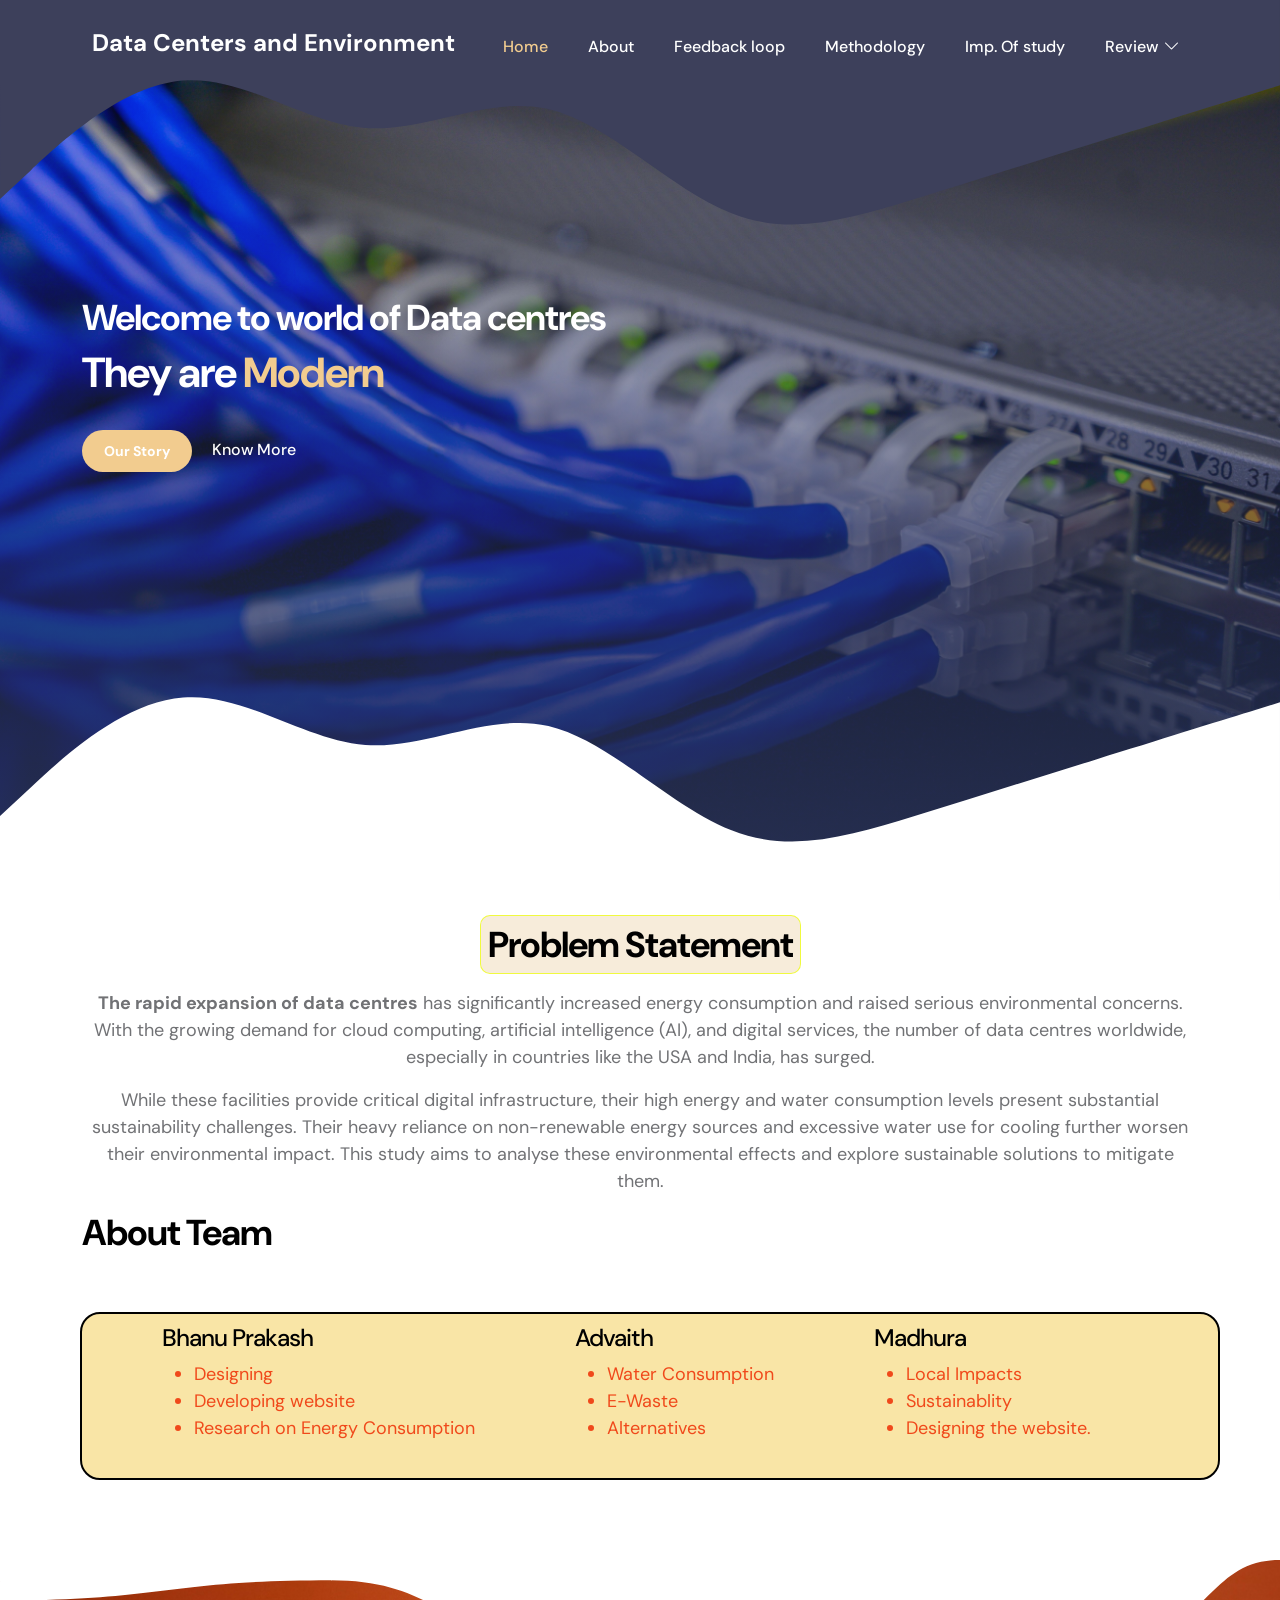
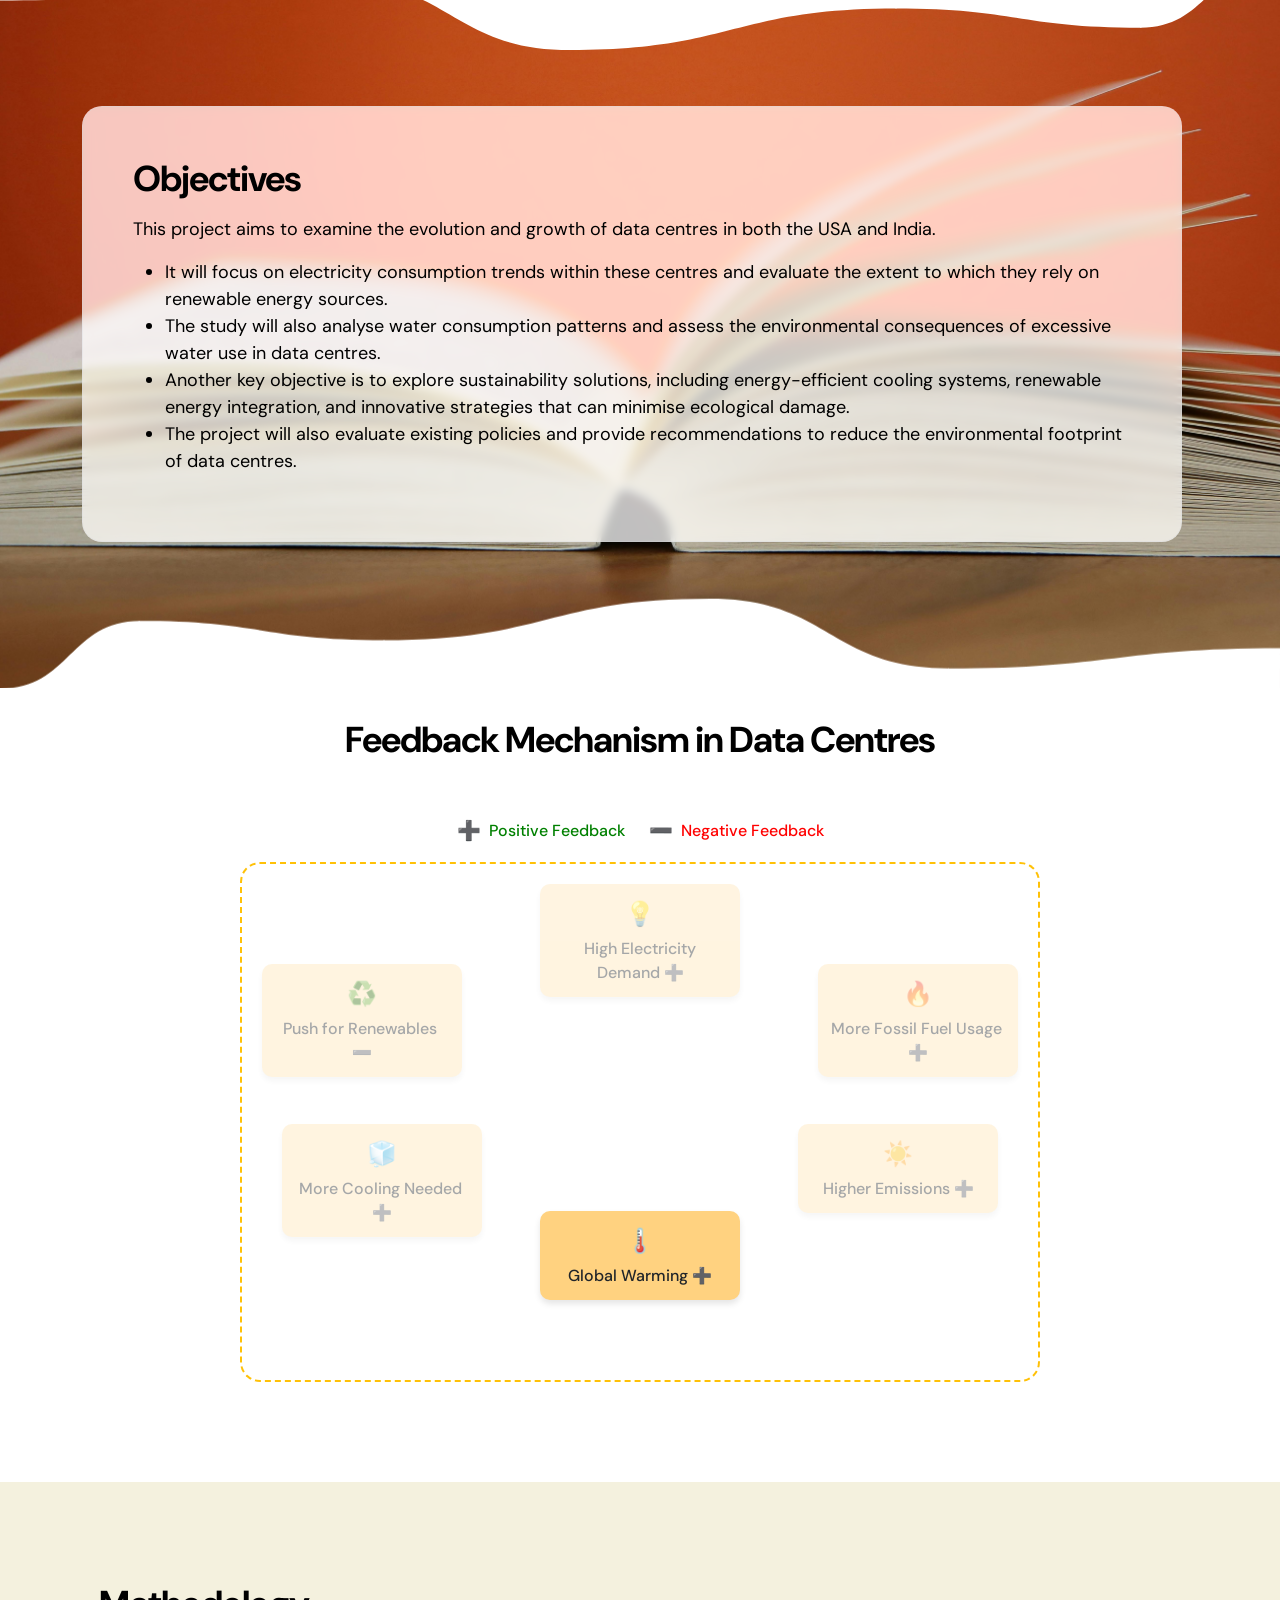
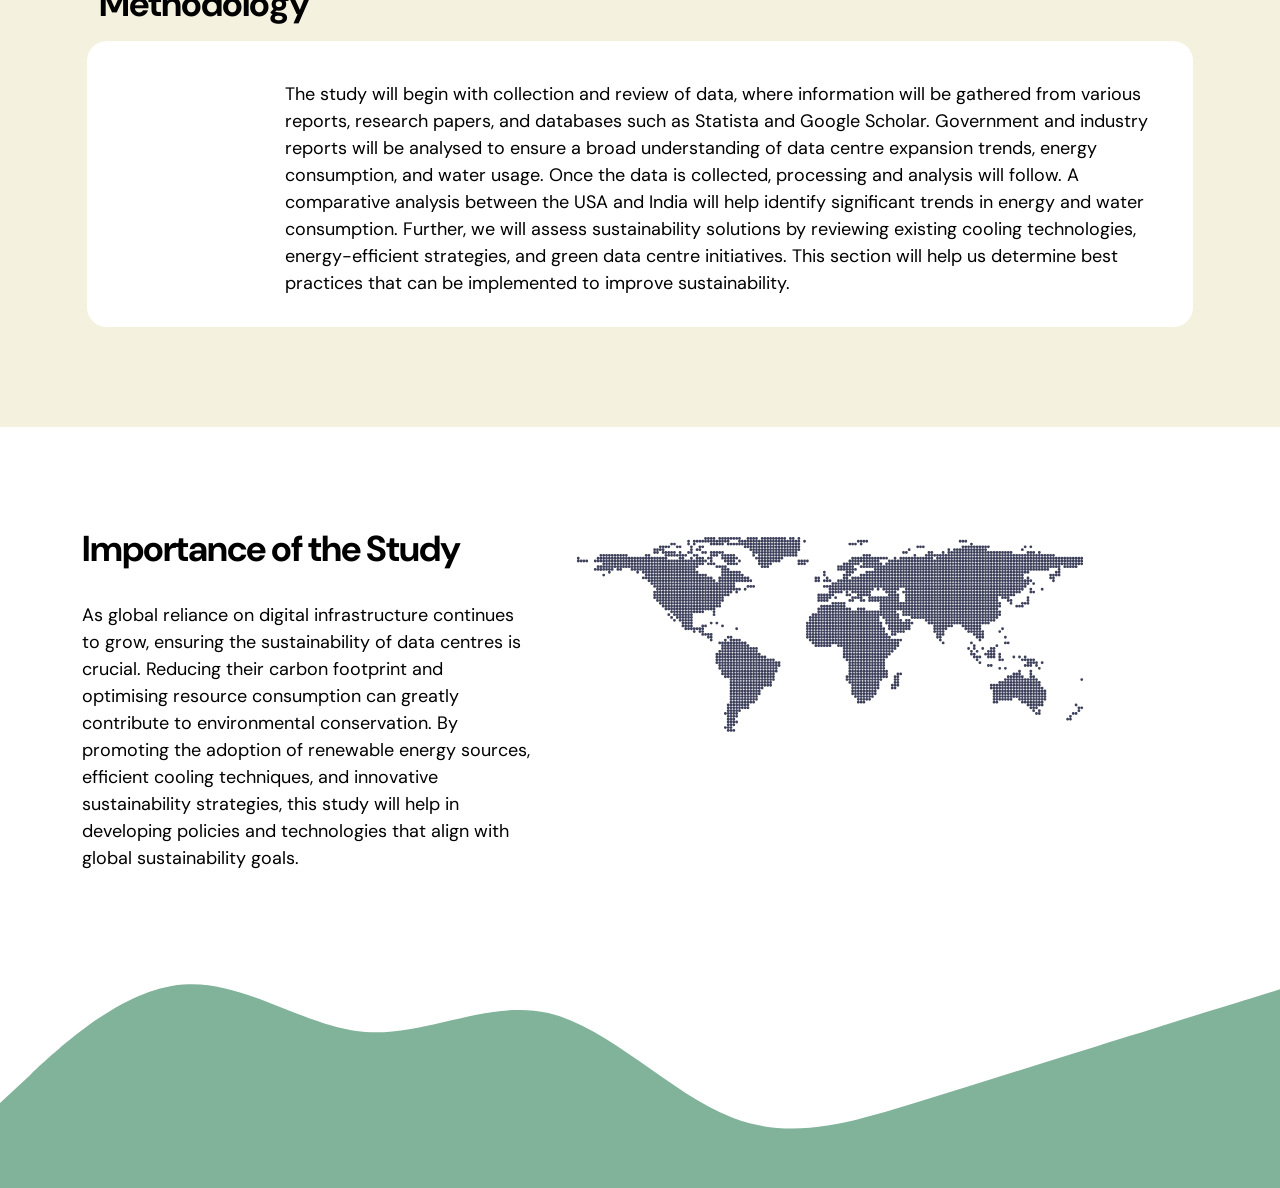
<file: index.html>
<!doctype html>
<html lang="en">

<head>
    <meta charset="utf-8">
    <meta name="viewport" content="width=device-width, initial-scale=1">
    <link rel="icon" href="/images/planet-earth.png" sizes="32x32">
    <link rel="icon" type="image/x-icon" href="/images/planet-earth.png">

    <meta name="description" content="">
    <meta name="author" content="">

    <title>Home</title>

    <!-- CSS FILES -->
    <link rel="preconnect" href="https://fonts.googleapis.com">

    <link rel="preconnect" href="https://fonts.gstatic.com" crossorigin>

    <link href="https://fonts.googleapis.com/css2?family=DM+Sans:ital,wght@0,400;0,500;0,700;1,400&display=swap"
        rel="stylesheet">

    <link href="css/bootstrap.min.css" rel="stylesheet">

    <link href="css/bootstrap-icons.css" rel="stylesheet">

    <link href="css/main.css" rel="stylesheet">

    <!--

TemplateMo 587 Tiya Golf Club

https://templatemo.com/tm-587-tiya-golf-club

-->
</head>

<body>

    <main>

        <nav class="navbar navbar-expand-lg">
            <div class="container">
                <a class="navbar-brand d-flex align-items-center" href="index.html">
                    <span class="navbar-brand-text">
                        Data Centers and Environment
                    </span>
                </a>

                <div class="collapse navbar-collapse" id="navbarNav">
                    <ul class="navbar-nav ms-lg-auto">
                        <li class="nav-item">
                            <a class="nav-link click-scroll" href="#section_1">Home</a>
                        </li>

                        <li class="nav-item">
                            <a class="nav-link click-scroll" href="#section_2">About</a>
                        </li>

                        <li class="nav-item">
                            <a class="nav-link click-scroll" href="#section_3">Feedback loop </a>
                        </li>

                        <li class="nav-item">
                            <a class="nav-link click-scroll" href="#section_4">Methodology</a>
                        </li>

                        <li class="nav-item">
                            <a class="nav-link click-scroll" href="#section_5">Imp. Of study</a>
                        </li>

                        <li class="nav-item dropdown">
                            <a class="nav-link dropdown-toggle" href="#" id="navbarLightDropdownMenuLink" role="button"
                                data-bs-toggle="dropdown" aria-expanded="false">Review</a>

                            <ul class="dropdown-menu dropdown-menu-light" aria-labelledby="navbarLightDropdownMenuLink">
                                <li><a class="dropdown-item" href="energy.html">Power consumption</a></li>
                                <li><a class="dropdown-item" href="water.html">Water Consumption</a></li>
                                <li><a class="dropdown-item" href="waste.html">E waste</a></li>
                                <li><a class="dropdown-item" href="event-detail.html"> Conclusion </a></li>
                            </ul>
                        </li>
                    </ul>
                </div>
            </div>
        </nav>

        <div class="offcanvas offcanvas-end" data-bs-scroll="true" tabindex="-1" id="offcanvasExample"
            aria-labelledby="offcanvasExampleLabel">

            <div class="offcanvas-body d-flex flex-column">
                <div class="mt-auto mb-5">
                </div>
            </div>

            <svg xmlns="http://www.w3.org/2000/svg" viewBox="0 0 1440 320">
                <path fill="#3D405B" fill-opacity="1"
                    d="M0,224L34.3,192C68.6,160,137,96,206,90.7C274.3,85,343,139,411,144C480,149,549,107,617,122.7C685.7,139,754,213,823,240C891.4,267,960,245,1029,224C1097.1,203,1166,181,1234,160C1302.9,139,1371,117,1406,106.7L1440,96L1440,320L1405.7,320C1371.4,320,1303,320,1234,320C1165.7,320,1097,320,1029,320C960,320,891,320,823,320C754.3,320,686,320,617,320C548.6,320,480,320,411,320C342.9,320,274,320,206,320C137.1,320,69,320,34,320L0,320Z">
                </path>
            </svg>
        </div>


        <section class="hero-section d-flex justify-content-center align-items-center" id="section_1">

            <div class="section-overlay"></div>

            <svg xmlns="http://www.w3.org/2000/svg" viewBox="0 0 1440 320">
                <path fill="#3D405B" fill-opacity="1"
                    d="M0,224L34.3,192C68.6,160,137,96,206,90.7C274.3,85,343,139,411,144C480,149,549,107,617,122.7C685.7,139,754,213,823,240C891.4,267,960,245,1029,224C1097.1,203,1166,181,1234,160C1302.9,139,1371,117,1406,106.7L1440,96L1440,0L1405.7,0C1371.4,0,1303,0,1234,0C1165.7,0,1097,0,1029,0C960,0,891,0,823,0C754.3,0,686,0,617,0C548.6,0,480,0,411,0C342.9,0,274,0,206,0C137.1,0,69,0,34,0L0,0Z">
                </path>
            </svg>

            <div class="container">
                <div class="row">

                    <div class="col-lg-6 col-12 mb-5 mb-lg-0">
                        <h2 class="text-white">Welcome to world of Data centres</h2>

                        <h1 class="cd-headline rotate-1 text-white mb-4 pb-2">
                            <span>They are</span>
                            <span class="cd-words-wrapper">
                                <b class="is-visible">Modern</b>
                                <b>Creative</b>
                                <b>Dangerous!!!</b>
                            </span>
                        </h1>

                        <div class="custom-btn-group">
                            <a href="#section_2" class="btn custom-btn smoothscroll me-3">Our Story</a>

                            <a href="#section_3" class="link smoothscroll">Know More</a>
                        </div>
                    </div>

                    <div class="col-lg-6 col-12">
                        <div class="ratio ratio-16x9">
                            <iframe width="560" height="315" src="https://www.youtube.com/embed/fgrVXraE5Mg"
                                title="YouTube video player" frameborder="0"
                                allow="accelerometer; autoplay; clipboard-write; encrypted-media; gyroscope; picture-in-picture; web-share"
                                allowfullscreen></iframe>
                        </div>
                    </div>

                </div>
            </div>

            <svg xmlns="http://www.w3.org/2000/svg" viewBox="0 0 1440 320">
                <path fill="#ffffff" fill-opacity="1"
                    d="M0,224L34.3,192C68.6,160,137,96,206,90.7C274.3,85,343,139,411,144C480,149,549,107,617,122.7C685.7,139,754,213,823,240C891.4,267,960,245,1029,224C1097.1,203,1166,181,1234,160C1302.9,139,1371,117,1406,106.7L1440,96L1440,320L1405.7,320C1371.4,320,1303,320,1234,320C1165.7,320,1097,320,1029,320C960,320,891,320,823,320C754.3,320,686,320,617,320C548.6,320,480,320,411,320C342.9,320,274,320,206,320C137.1,320,69,320,34,320L0,320Z">
                </path>
            </svg>
        </section>


        <section class="about-section section-padding" id="section_2">
            <div class="container">
                <div class="row">


                    <div class="Topic">
                        <h2 class="mb-3"> Problem Statement</h2>

                        <p><strong>The rapid expansion of data centres</strong> has significantly increased energy
                            consumption and raised serious environmental concerns. With the growing demand for cloud
                            computing, artificial intelligence (AI), and digital services, the number of data centres
                            worldwide, especially in countries like the USA and India, has surged.
                        </p>

                        <p>While these facilities provide critical digital infrastructure, their high energy and water
                            consumption levels present substantial sustainability challenges. Their heavy reliance on
                            non-renewable energy sources and excessive water use for cooling further worsen their
                            environmental impact. This study aims to analyse these environmental effects and explore
                            sustainable solutions to mitigate them.</p>
                    </div>
                    <div class="col-lg-12 col-12 text-center" style="display: flex; justify-content: flex-start">
                        <h2 class="mb-lg-5 mb-4">About Team</h2>
                    </div>

                    <div class="team"
                        style="padding-top: 10px; margin: 10px; display: flex; justify-content: flex-start; ">
                        <div class="Bhanu">
                            <h4>Bhanu Prakash</h4>
                            <ul>
                                <li class="member-block-info-item" style="color: #f0491b;">Designing </li>
                                <li class="member-block-info-item" style="color:#f0491b;">Developing website </li>
                                <li class="member-block-info-item" style="color:#f0491b;"> Research on Energy
                                    Consumption</li>
                            </ul>
                        </div>
                        <div class="Advaith">
                            <h4>Advaith</h4>

                            <ul>
                                <li class="member-block-info-item" style="color: #f0491b;">Water Consumption</li>
                                <li class="member-block-info-item" style="color: #f0491b;">E-Waste</li>
                                <li class="member-block-info-item" style="color: #f0491b;"> Alternatives</li>
                            </ul>
                        </div>
                        <div class="Madhura">
                            <h4>Madhura</h4>
                            <ul>
                                <li class="member-block-info-item" style="color: #f0491b;">Local Impacts</li>
                                <li class="member-block-info-item" style="color: #f0491b;">Sustainablity</li>
                                <li class="member-block-info-item" style="color: #f0491b;">Designing the website.</li>
                            </ul>
                        </div>

                    </div>
                </div>



            </div>
            </div>
        </section>


        <section class="section-bg-image">
            <svg viewBox="0 0 1265 144" xmlns="http://www.w3.org/2000/svg" xmlns:xlink="http://www.w3.org/1999/xlink">
                <path fill="rgba(255, 255, 255, 1)" d="M 0 40 C 164 40 164 20 328 20 L 328 20 L 328 0 L 0 0 Z"
                    stroke-width="0"></path>
                <path fill="rgba(255, 255, 255, 1)" d="M 327 20 C 445.5 20 445.5 89 564 89 L 564 89 L 564 0 L 327 0 Z"
                    stroke-width="0"></path>
                <path fill="rgba(255, 255, 255, 1)" d="M 563 89 C 724.5 89 724.5 48 886 48 L 886 48 L 886 0 L 563 0 Z"
                    stroke-width="0"></path>
                <path fill="rgba(255, 255, 255, 1)"
                    d="M 885 48 C 1006.5 48 1006.5 67 1128 67 L 1128 67 L 1128 0 L 885 0 Z" stroke-width="0"></path>
                <path fill="rgba(255, 255, 255, 1)" d="M 1127 67 C 1196 67 1196 0 1265 0 L 1265 0 L 1265 0 L 1127 0 Z"
                    stroke-width="0"></path>
            </svg>

            <div class="container">
                <div class="row">

                    <div class="col-lg-6 col-12">
                        <div class="section-bg-image-block" style="height: 700 px; width: 1100px; color: #000;">
                            <h2 class="mb-lg-3">Objectives</h2>

                            <p style="color: #000;">This project aims to examine the evolution and growth of data
                                centres in both the USA and India. </p>
                            <ul>
                                <li style="color: #000;"> It will focus on electricity consumption trends within these
                                    centres and evaluate the extent to which they rely on renewable energy sources.</li>
                                <li style="color: #000;"> The study will also analyse water consumption patterns and
                                    assess the environmental consequences of excessive water use in data centres.</li>
                                <li style="color: #000;">Another key objective is to explore sustainability solutions,
                                    including energy-efficient cooling systems, renewable energy integration, and
                                    innovative strategies that can minimise ecological damage. </li>
                                <li style="color: #000;">The project will also evaluate existing policies and provide
                                    recommendations to reduce the environmental footprint of data centres.</li>
                        </div>
                    </div>

                </div>
            </div>

            <svg viewBox="0 0 1265 144" xmlns="http://www.w3.org/2000/svg" xmlns:xlink="http://www.w3.org/1999/xlink">
                <path fill="rgba(255, 255, 255, 1)" d="M 0 40 C 164 40 164 20 328 20 L 328 20 L 328 0 L 0 0 Z"
                    stroke-width="0"></path>
                <path fill="rgba(255, 255, 255, 1)" d="M 327 20 C 445.5 20 445.5 89 564 89 L 564 89 L 564 0 L 327 0 Z"
                    stroke-width="0"></path>
                <path fill="rgba(255, 255, 255, 1)" d="M 563 89 C 724.5 89 724.5 48 886 48 L 886 48 L 886 0 L 563 0 Z"
                    stroke-width="0"></path>
                <path fill="rgba(255, 255, 255, 1)"
                    d="M 885 48 C 1006.5 48 1006.5 67 1128 67 L 1128 67 L 1128 0 L 885 0 Z" stroke-width="0"></path>
                <path fill="rgba(255, 255, 255, 1)" d="M 1127 67 C 1196 67 1196 0 1265 0 L 1265 0 L 1265 0 L 1127 0 Z"
                    stroke-width="0"></path>
            </svg>
        </section>


        <section class="membership-section section-padding" id="section_3"
            style="display: flex; justify-content: center;">
            <div class="container" style="display: flex; justify-content: center; align-items: center;">
                <div class="row" style="display: flex; justify-content: center; align-items: center;">

                    <div class="col-lg-12 col-12 text-center mx-auto mb-lg-5 mb-4">
                        <h2>Feedback Mechanism in Data Centres </h2>
                    </div>
                    <div class="legend" style="display: flex; justify-content: center; align-items: center;">
                        <span class="positive" data-symbol="➕">Positive Feedback</span>
                        <span class="negative" data-symbol="➖">Negative Feedback</span>
                    </div>

                    <div class="loop-container" id="loop">
                        <!-- Feedback Steps -->
                        <div class="loop-step" id="step0" data-icon="💡"
                            style="top: 20px; left: 50%; transform: translateX(-50%);">
                            High Electricity Demand <span class="positive">➕</span>
                        </div>
                        <div class="loop-step" id="step1" data-icon="🔥" style="top: 100px; right: 20px;">
                            More Fossil Fuel Usage <span class="positive">➕</span>
                        </div>
                        <div class="loop-step" id="step2" data-icon="☀️" style="top: 260px; right: 40px;">
                            Higher Emissions <span class="positive">➕</span>
                        </div>
                        <div class="loop-step" id="step3" data-icon="🌡️"
                            style="bottom: 80px; left: 50%; transform: translateX(-50%);">
                            Global Warming <span class="positive">➕</span>
                        </div>
                        <div class="loop-step" id="step4" data-icon="🧊" style="top: 260px; left: 40px;">
                            More Cooling Needed <span class="positive">➕</span>
                        </div>
                        <div class="loop-step" id="step5" data-icon="♻️" style="top: 100px; left: 20px;">
                            Push for Renewables <span class="negative">➖</span>
                        </div>
                    </div>

                </div>

            </div>
            </div>
        </section>


        <section class="events-section section-bg section-padding" id="section_4">
            <div class="container">
                <div class="row">
                    <div class="col-lg-12 col-12" ">
                        <h2 class=" mb-lg-3">Methodology</h2>
                    </div>

                    <div class="row custom-block custom-block-bg">
                        <div class="col-lg-2 col-md-4 col-12 order-2 order-md-0 order-lg-0">
                        </div>

                        <div class="col-lg-6 col-12 order-3 order-lg-0" style="padding: 0%;">
                            <div class="custom-block-info mt-2 mt-lg-0">

                                <p class="mb-0" style="height: 100%; width: 900px; color: #000;">The study will begin
                                    with
                                    collection and review of data, where
                                    information will be gathered from various reports, research papers, and databases
                                    such as Statista and Google Scholar. Government and industry reports will be
                                    analysed to ensure a broad understanding of data centre expansion trends, energy
                                    consumption, and water usage. Once the data is collected, processing and analysis
                                    will follow. A comparative analysis between the USA and India will help identify
                                    significant trends in energy and water consumption.
                                    Further, we will assess sustainability solutions by reviewing existing cooling
                                    technologies, energy-efficient strategies, and green data centre initiatives. This
                                    section will help us determine best practices that can be implemented to improve
                                    sustainability.
                                </p>
                            </div>
                        </div>
                    </div>

                </div>
            </div>
        </section>


        <section class="contact-section section-padding" id="section_5">
            <div class="container">
                <div class="row">

                    <div class="col-lg-5 col-12">
                        <form action="#" method="post" class="custom-form contact-form" role="form">
                            <h2 class="mb-4 pb-2">Importance of the Study</h2>

                            <div class="row">
                                <div class="col-lg-12 col-12">
                                    <div class="form-floating">
                                        <p style="color: #000;">
                                            As global reliance on digital infrastructure continues to grow, ensuring the
                                            sustainability of data centres is crucial. Reducing their carbon footprint
                                            and optimising resource consumption can greatly contribute to environmental
                                            conservation. By promoting the adoption of renewable energy sources,
                                            efficient cooling techniques, and innovative sustainability strategies, this
                                            study will help in developing policies and technologies that align with
                                            global sustainability goals.

                                        </p>

                                    </div>
                                </div>
                            </div>
                        </form>
                    </div>

                    <div class="col-lg-6 col-12">
                        <img src="images/WorldMap.svg" class="img-fluid" alt="">
                    </div>
                </div>

            </div>
            </div>
        </section>
    </main>

    <footer class="site-footer">
        <svg xmlns="http://www.w3.org/2000/svg" viewBox="0 0 1440 320">
            <path fill="#81B29A" fill-opacity="1"
                d="M0,224L34.3,192C68.6,160,137,96,206,90.7C274.3,85,343,139,411,144C480,149,549,107,617,122.7C685.7,139,754,213,823,240C891.4,267,960,245,1029,224C1097.1,203,1166,181,1234,160C1302.9,139,1371,117,1406,106.7L1440,96L1440,320L1405.7,320C1371.4,320,1303,320,1234,320C1165.7,320,1097,320,1029,320C960,320,891,320,823,320C754.3,320,686,320,617,320C548.6,320,480,320,411,320C342.9,320,274,320,206,320C137.1,320,69,320,34,320L0,320Z">
            </path>
        </svg>
    </footer>


    <!-- JAVASCRIPT FILES -->
    <script src="js/jquery.min.js"></script>
    <script src="js/bootstrap.bundle.min.js"></script>
    <script src="js/jquery.sticky.js"></script>
    <script src="js/click-scroll.js"></script>
    <script src="js/animated-headline.js"></script>
    <script src="js/modernizr.js"></script>
    <script src="js/custom.js"></script>

</body>

</html>
</file>
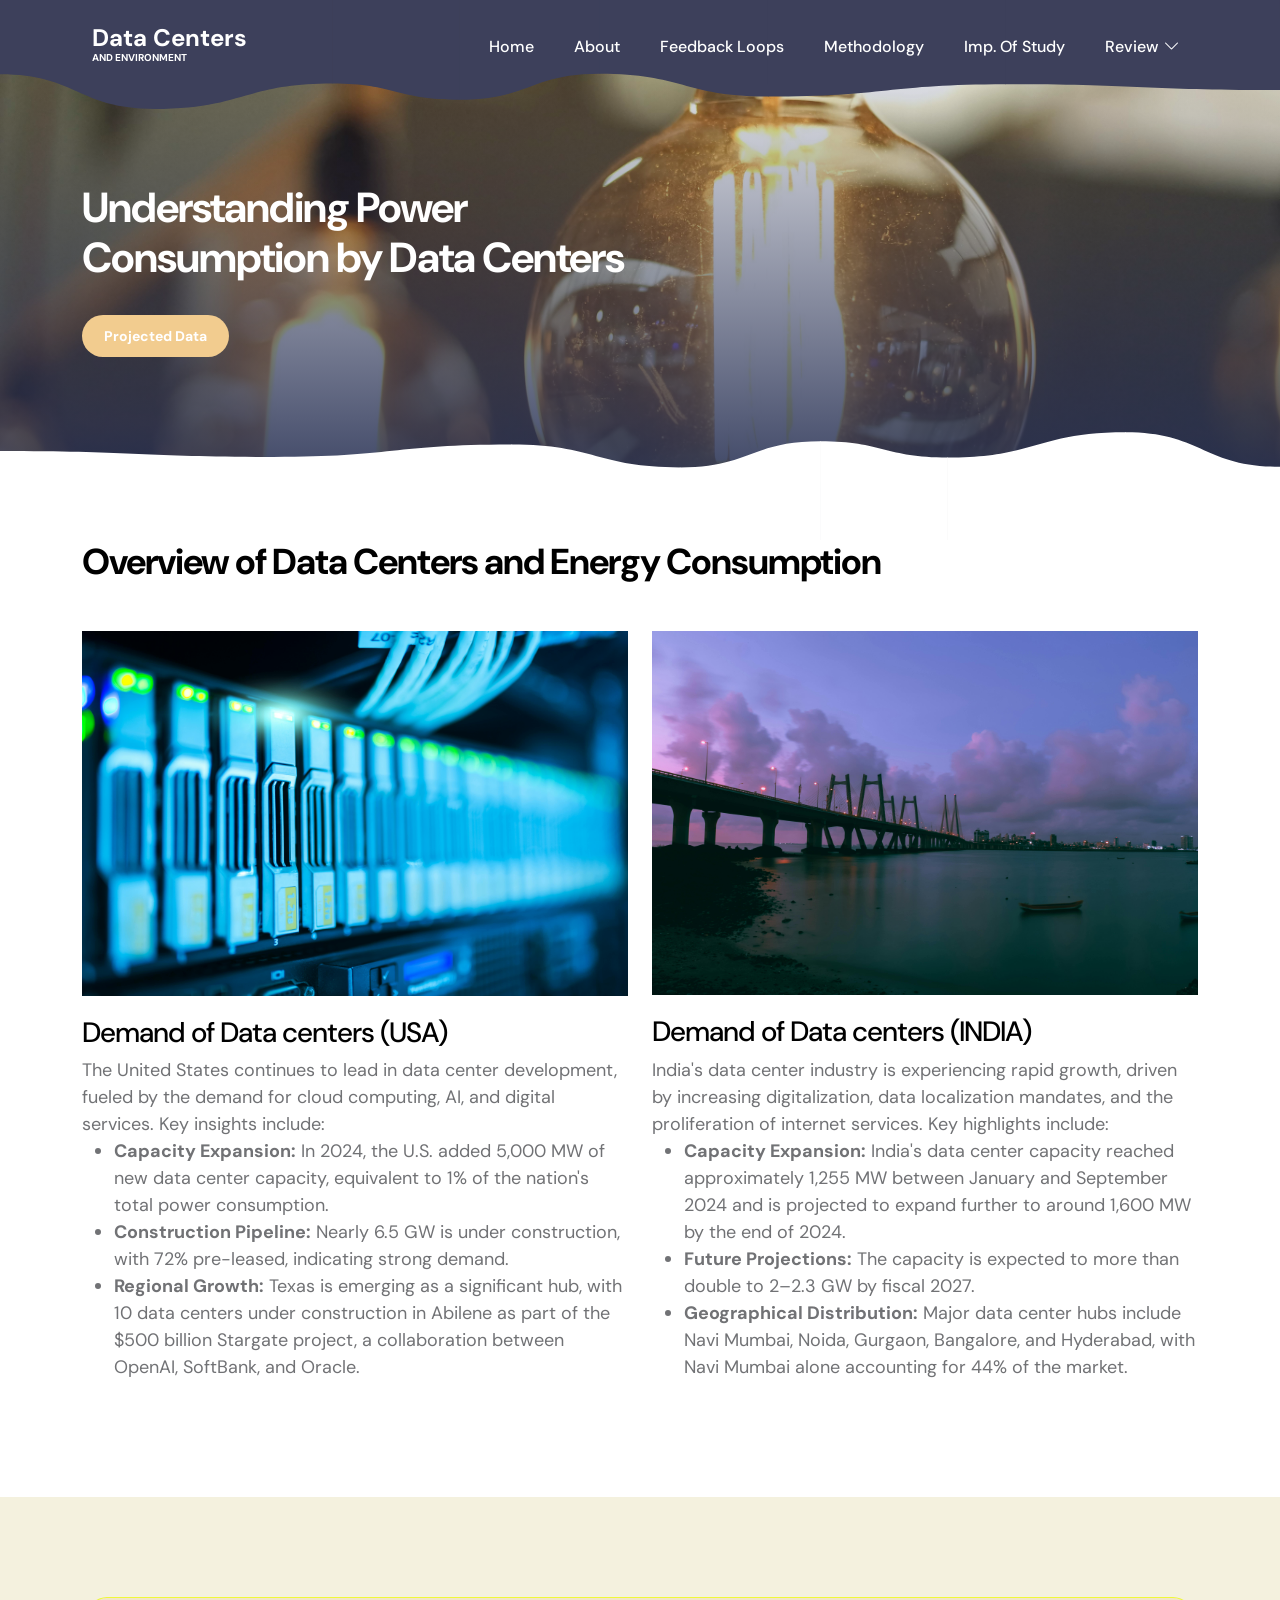
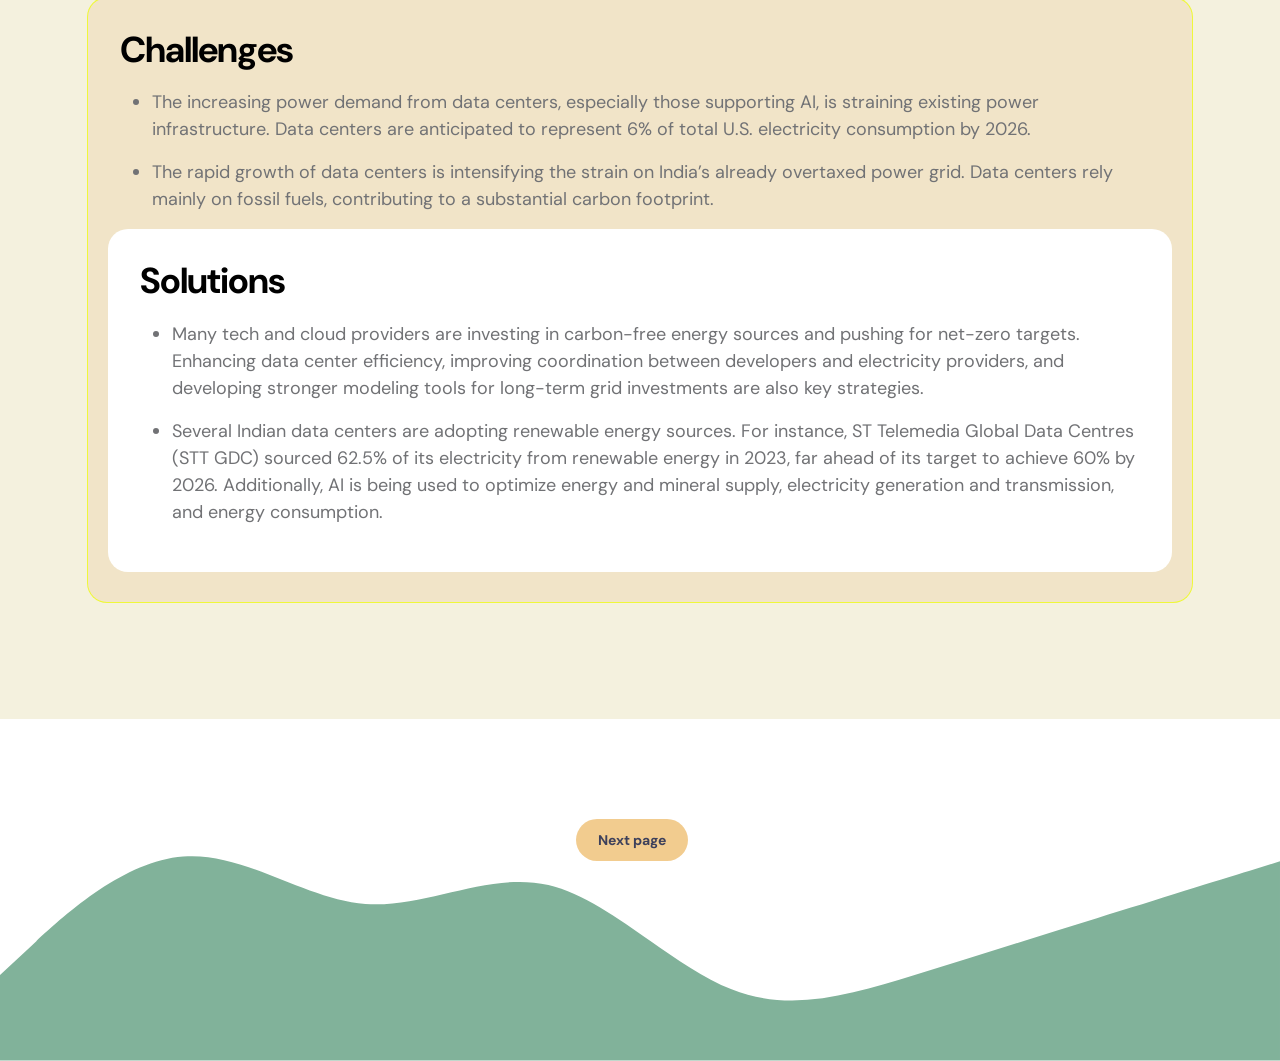
<file: energy.html>
<!doctype html>
<html lang="en">

<head>
    <meta charset="utf-8">
    <meta name="viewport" content="width=device-width, initial-scale=1">

    <meta name="description" content="">
    <meta name="author" content="">

    <title>Energy consumption</title>

    <!-- CSS FILES -->
    <link rel="preconnect" href="https://fonts.googleapis.com">

    <link rel="preconnect" href="https://fonts.gstatic.com" crossorigin>

    <link href="https://fonts.googleapis.com/css2?family=DM+Sans:ital,wght@0,400;0,500;0,700;1,400&display=swap"
        rel="stylesheet">

    <link href="css/bootstrap.min.css" rel="stylesheet">

    <link href="css/bootstrap-icons.css" rel="stylesheet">

    <link href="css/main.css" rel="stylesheet">

</head>

<body>

    <main>

        <nav class="navbar navbar-expand-lg">
            <div class="container">
                <a class="navbar-brand d-flex align-items-center" href="index.html">
                    <!-- <img src="images/logo.png" class="navbar-brand-image img-fluid" alt="Tiya Golf Club"> -->
                    <span class="navbar-brand-text">
                        Data Centers
                        <small>and Environment</small>
                    </span>
                </a>

                <div class="collapse navbar-collapse" id="navbarNav">
                    <ul class="navbar-nav ms-lg-auto">
                        <li class="nav-item">
                            <a class="nav-link" href="index.html#section_1">Home</a>
                        </li>

                        <li class="nav-item">
                            <a class="nav-link" href="index.html#section_2">About</a>
                        </li>

                        <li class="nav-item">
                            <a class="nav-link" href="index.html#section_3">Feedback Loops</a>
                        </li>

                        <li class="nav-item">
                            <a class="nav-link" href="index.html#section_4">Methodology</a>
                        </li>

                        <li class="nav-item">
                            <a class="nav-link" href="index.html#section_5">Imp. Of Study</a>
                        </li>

                        <li class="nav-item dropdown">
                            <a class="nav-link dropdown-toggle" href="#" id="navbarLightDropdownMenuLink" role="button"
                                data-bs-toggle="dropdown" aria-expanded="false">Review</a>

                            <ul class="dropdown-menu dropdown-menu-light" aria-labelledby="navbarLightDropdownMenuLink">
                                <li><a class="dropdown-item" href="energy.html">Power consumption</a></li>
                                <li><a class="dropdown-item" href="water.html">Water Consumption</a></li>
                                <li><a class="dropdown-item" href="waste.html">E waste</a></li>
                                <li><a class="dropdown-item" href="event-detail.html">Conclusion</a></li>
                            </ul>
                        </li>
                    </ul>

                </div>
            </div>
        </nav>

        <div class="offcanvas offcanvas-end" data-bs-scroll="true" tabindex="-1" id="offcanvasExample"
            aria-labelledby="offcanvasExampleLabel">

            <svg xmlns="http://www.w3.org/2000/svg" viewBox="0 0 1440 320">
                <path fill="#3D405B" fill-opacity="1"
                    d="M0,224L34.3,192C68.6,160,137,96,206,90.7C274.3,85,343,139,411,144C480,149,549,107,617,122.7C685.7,139,754,213,823,240C891.4,267,960,245,1029,224C1097.1,203,1166,181,1234,160C1302.9,139,1371,117,1406,106.7L1440,96L1440,320L1405.7,320C1371.4,320,1303,320,1234,320C1165.7,320,1097,320,1029,320C960,320,891,320,823,320C754.3,320,686,320,617,320C548.6,320,480,320,411,320C342.9,320,274,320,206,320C137.1,320,69,320,34,320L0,320Z">
                </path>
            </svg>
        </div>


        <section class="hero-section hero-50 d-flex justify-content-center align-items-center" id="section_1">

            <div class="section-overlay"></div>

            <svg viewBox="0 0 1962 178" xmlns="http://www.w3.org/2000/svg" xmlns:xlink="http://www.w3.org/1999/xlink">
                <path fill="#3D405B" d="M 0 114 C 118.5 114 118.5 167 237 167 L 237 167 L 237 0 L 0 0 Z"
                    stroke-width="0"></path>
                <path fill="#3D405B" d="M 236 167 C 373 167 373 128 510 128 L 510 128 L 510 0 L 236 0 Z"
                    stroke-width="0"></path>
                <path fill="#3D405B" d="M 509 128 C 607 128 607 153 705 153 L 705 153 L 705 0 L 509 0 Z"
                    stroke-width="0"></path>
                <path fill="#3D405B" d="M 704 153 C 812 153 812 113 920 113 L 920 113 L 920 0 L 704 0 Z"
                    stroke-width="0"></path>
                <path fill="#3D405B" d="M 919 113 C 1048.5 113 1048.5 148 1178 148 L 1178 148 L 1178 0 L 919 0 Z"
                    stroke-width="0"></path>
                <path fill="#3D405B" d="M 1177 148 C 1359.5 148 1359.5 129 1542 129 L 1542 129 L 1542 0 L 1177 0 Z"
                    stroke-width="0"></path>
                <path fill="#3D405B" d="M 1541 129 C 1751.5 129 1751.5 138 1962 138 L 1962 138 L 1962 0 L 1541 0 Z"
                    stroke-width="0"></path>
            </svg>

            <div class="container">
                <div class="row">

                    <div class="col-lg-6 col-12">

                        <h1 class="text-white mb-4 pb-2">Understanding Power Consumption by Data Centers</h1>

                        <a href="e.html" class="btn custom-btn smoothscroll me-3"> Projected Data </a>
                    </div>

                </div>
            </div>

            <svg viewBox="0 0 1962 178" xmlns="http://www.w3.org/2000/svg" xmlns:xlink="http://www.w3.org/1999/xlink">
                <path fill="#ffffff" d="M 0 114 C 118.5 114 118.5 167 237 167 L 237 167 L 237 0 L 0 0 Z"
                    stroke-width="0"></path>
                <path fill="#ffffff" d="M 236 167 C 373 167 373 128 510 128 L 510 128 L 510 0 L 236 0 Z"
                    stroke-width="0"></path>
                <path fill="#ffffff" d="M 509 128 C 607 128 607 153 705 153 L 705 153 L 705 0 L 509 0 Z"
                    stroke-width="0"></path>
                <path fill="#ffffff" d="M 704 153 C 812 153 812 113 920 113 L 920 113 L 920 0 L 704 0 Z"
                    stroke-width="0"></path>
                <path fill="#ffffff" d="M 919 113 C 1048.5 113 1048.5 148 1178 148 L 1178 148 L 1178 0 L 919 0 Z"
                    stroke-width="0"></path>
                <path fill="#ffffff" d="M 1177 148 C 1359.5 148 1359.5 129 1542 129 L 1542 129 L 1542 0 L 1177 0 Z"
                    stroke-width="0"></path>
                <path fill="#ffffff" d="M 1541 129 C 1751.5 129 1751.5 138 1962 138 L 1962 138 L 1962 0 L 1541 0 Z"
                    stroke-width="0"></path>
            </svg>
        </section>


        <section class="events-section section-padding" id="section_2">
            <div class="container">
                <div class="row">

                    <div class="col-lg-12 col-12">
                        <h2 class="mb-lg-5 mb-4">Overview of Data Centers and Energy Consumption</h2>
                    </div>

                    <div class="col-lg-6 col-12 mb-5 mb-lg-0">
                        <div class="custom-block-image-wrap">
                            <a href="">
                                <img src="images/Tech.jpg" class="custom-block-image img-fluid" alt="">

                                <i class="custom-block-icon bi-link"></i>
                            </a>

                        </div>

                        <div class="custom-block-info">
                            <h3>Demand of Data centers (USA)</h3>

                            <p class="mb-0">The United States continues to lead in data center development, fueled by
                                the demand for cloud computing, AI, and digital services. Key insights include:
                            <ul>
                                <li> <strong>Capacity Expansion:</strong> In 2024, the U.S. added 5,000 MW of new data
                                    center capacity, equivalent to 1% of the nation's total power consumption. </li>
                                <li><strong>Construction Pipeline:</strong> Nearly 6.5 GW is under construction, with
                                    72% pre-leased, indicating strong demand.</li>
                                <li><strong>Regional Growth:</strong> Texas is emerging as a significant hub, with 10
                                    data centers under construction in Abilene as part of the $500 billion Stargate
                                    project, a collaboration between OpenAI, SoftBank, and Oracle.</li>
                            </ul>
                            </p>
                        </div>
                    </div>

                    <div class="col-lg-6 col-12">
                        <div class="custom-block-image-wrap">
                            <a href="">
                                <img src="images/mumbai.jpg" class="custom-block-image img-fluid" alt="">

                                <i class="custom-block-icon bi-link"></i>
                            </a>
                        </div>

                        <div class="custom-block-info">
                            <h3>Demand of Data centers (INDIA)</h3>

                            <p class="mb-0">India's data center industry is experiencing rapid growth, driven by
                                increasing digitalization, data localization mandates, and the proliferation of internet
                                services. Key highlights include:
                            <ul>
                                <li> <strong>Capacity Expansion:</strong> India's data center capacity reached
                                    approximately 1,255 MW between January and September 2024 and is projected to expand
                                    further to around 1,600 MW by the end of 2024. </li>
                                <li><strong>Future Projections:</strong> The capacity is expected to more than double to
                                    2–2.3 GW by fiscal 2027.</li>
                                <li><strong>Geographical Distribution:</strong> Major data center hubs include Navi
                                    Mumbai, Noida, Gurgaon, Bangalore, and Hyderabad, with Navi Mumbai alone accounting
                                    for 44% of the market.
                                </li>
                            </ul>
                            </p>
                        </div>
                    </div>

                </div>
            </div>
        </section>


        <section class="events-section events-listing-section section-bg section-padding" id="section_3">
            <div class="container">
                <div class="row">

                    <div class="row custom-block mb-3" style="width: 100%;">
                        <div class="col-lg-12 col-12">
                            <h2> Challenges</h2>
                        </div>

                        <div class="col-lg-6 col-12 order-3 order-lg-0" style="width: 100%;">
                            <div class="custom-block-info mt-2 mt-lg-0" style="width: 100%;">
                                <ul>
                                    <li>
                                        <p class="mb-0">The increasing power demand from data centers, especially those
                                            supporting AI, is straining existing power infrastructure. Data centers are
                                            anticipated to represent 6% of total U.S. electricity consumption by 2026.
                                        </p>
                                    </li>
                                </ul>
                                <ul>
                                    <li>
                                        <p class="mb-0">The rapid growth of data centers is intensifying the strain on
                                            India’s already overtaxed power grid. Data centers rely mainly on fossil
                                            fuels, contributing to a substantial carbon footprint. </p>
                                    </li>
                                </ul>


                            </div>
                        </div>

                        <div class="row custom-block custom-block-bg">
                            <div class="col-lg-12 col-12">
                                <h2>Solutions</h2>
                            </div>

                            <div class="col-lg-6 col-12 order-3 order-lg-0" style="width: 100%;">
                                <div class="custom-block-info mt-2 mt-lg-0">
                                    <ul>
                                        <li>
                                            <p class="mb-0">Many tech and cloud providers are investing in carbon-free
                                                energy sources and pushing for net-zero targets. Enhancing data center
                                                efficiency, improving coordination between developers and electricity
                                                providers, and developing stronger modeling tools for long-term grid
                                                investments are also key strategies.</p>
                                        </li>
                                    </ul>
                                    <ul>
                                        <li>
                                            <p class="mb-0">Several Indian data centers are adopting renewable energy sources. For instance, ST Telemedia Global Data Centres (STT GDC) sourced 62.5% of its electricity from renewable energy in 2023, far ahead of its target to achieve 60% by 2026. Additionally, AI is being used to optimize energy and mineral supply, electricity generation and transmission, and energy consumption.</p>
                                        </li>
                                    </ul>
                                </div>
                            </div>
                        </div>

                    </div>
                </div>
        </section>
    </main>

    <footer class="site-footer">
        <div style="display: flex; align-items: center; justify-content: center;">
            <button class="btn custom-btn smoothscroll me-3"  > <a href="water.html"> Next page </a> </button>
        </div>

        <svg xmlns="http://www.w3.org/2000/svg" viewBox="0 0 1440 320">
            <path fill="#81B29A" fill-opacity="1"
                d="M0,224L34.3,192C68.6,160,137,96,206,90.7C274.3,85,343,139,411,144C480,149,549,107,617,122.7C685.7,139,754,213,823,240C891.4,267,960,245,1029,224C1097.1,203,1166,181,1234,160C1302.9,139,1371,117,1406,106.7L1440,96L1440,320L1405.7,320C1371.4,320,1303,320,1234,320C1165.7,320,1097,320,1029,320C960,320,891,320,823,320C754.3,320,686,320,617,320C548.6,320,480,320,411,320C342.9,320,274,320,206,320C137.1,320,69,320,34,320L0,320Z">
            </path>
        </svg>
    </footer>


    <!-- JAVASCRIPT FILES -->
    <script src="js/jquery.min.js"></script>
    <script src="js/bootstrap.bundle.min.js"></script>
    <script src="js/jquery.sticky.js"></script>
    <script src="js/custom.js"></script>

</body>

</html>
</file>
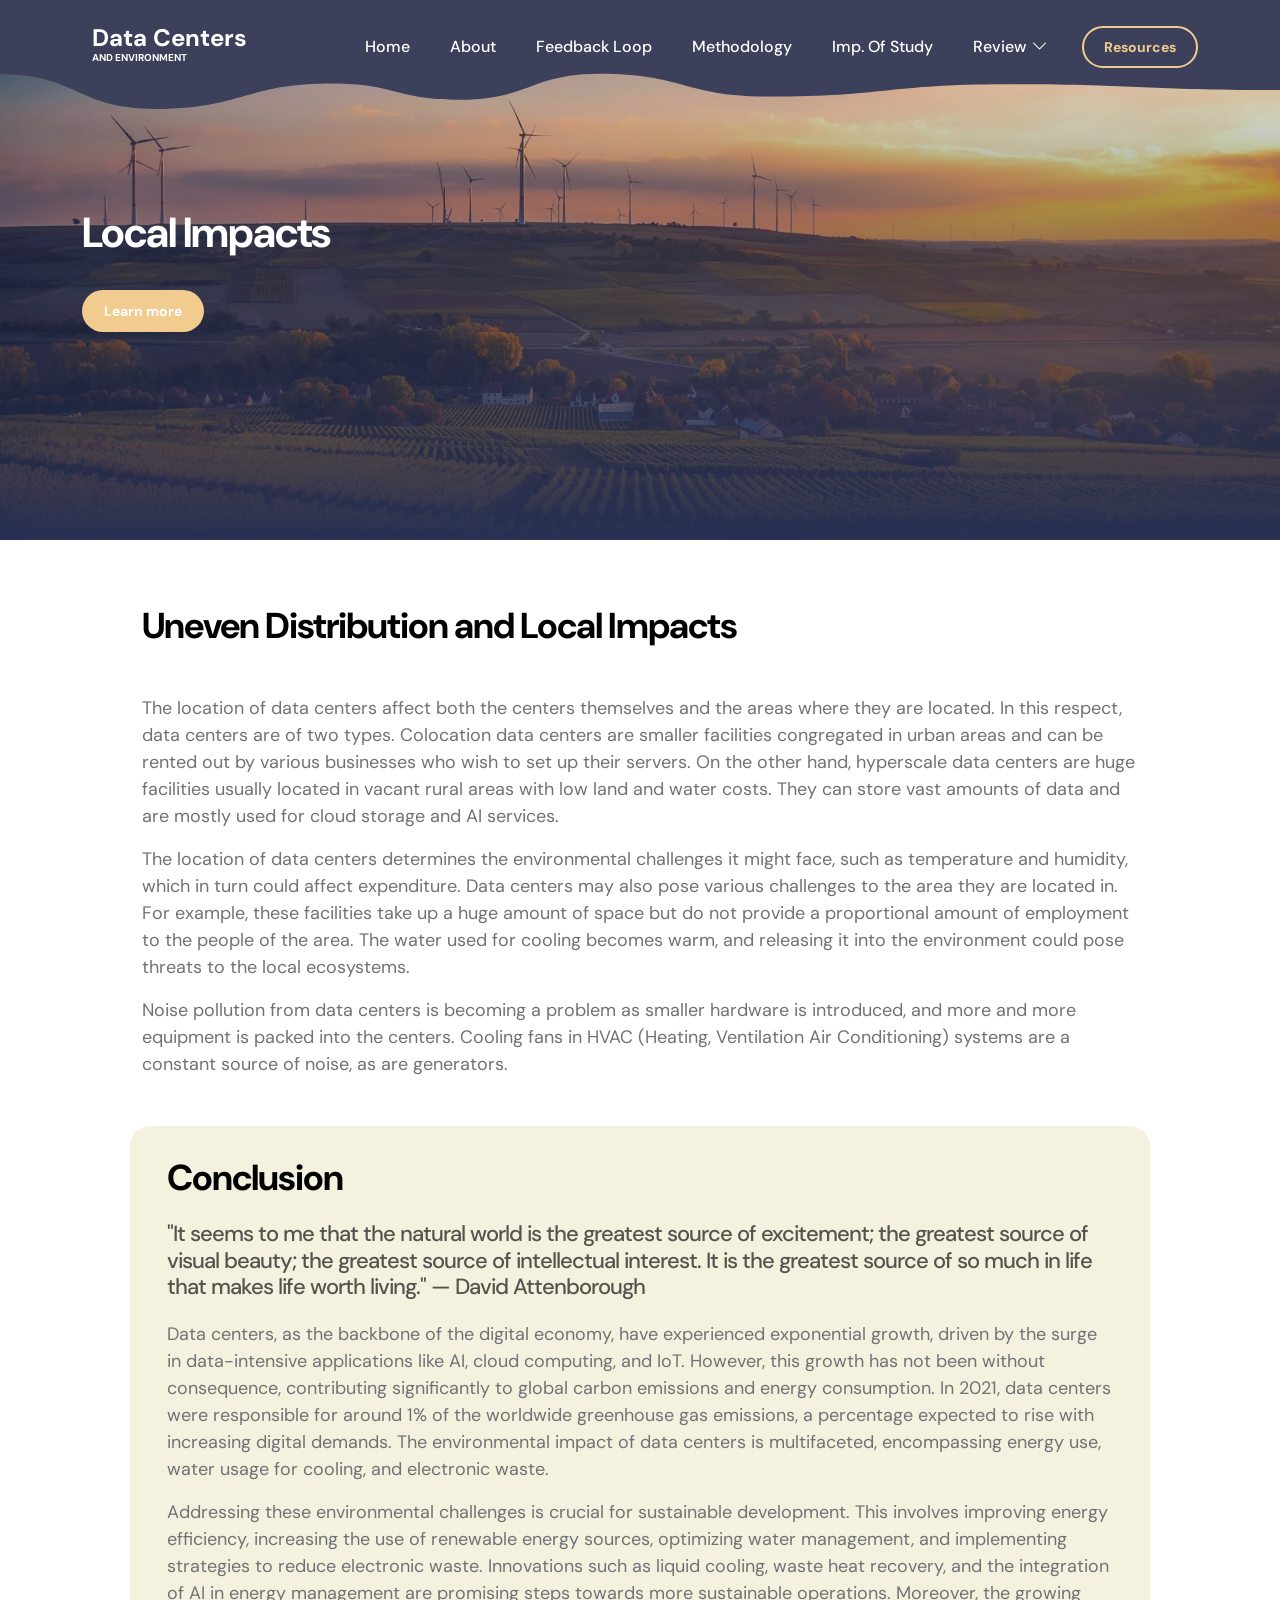
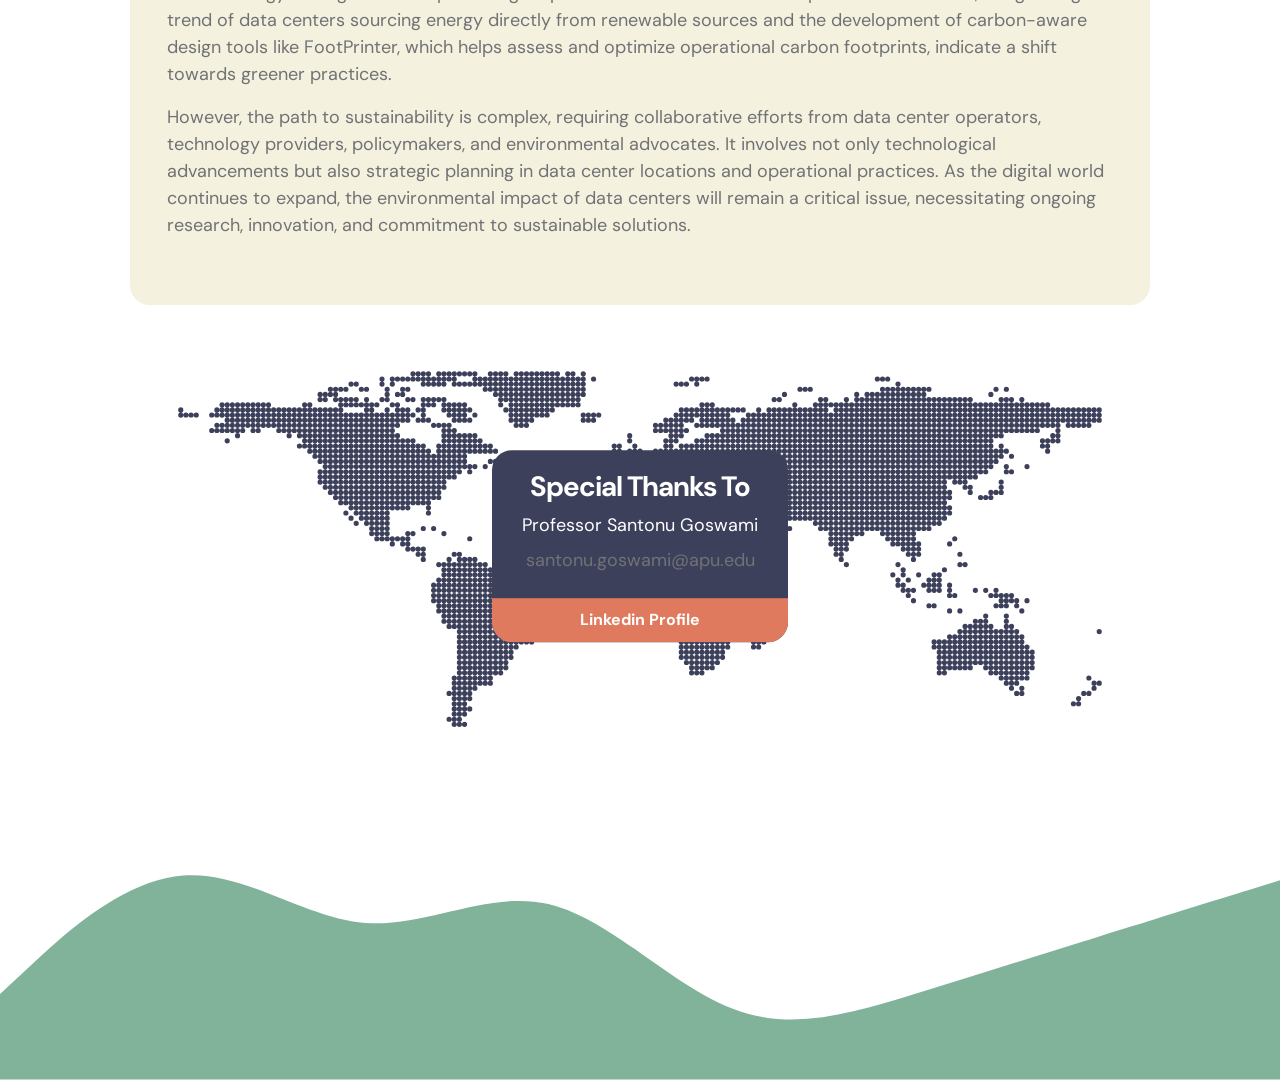
<file: event-detail.html>
<!doctype html>
<html lang="en">

<head>
    <meta charset="utf-8">
    <meta name="viewport" content="width=device-width, initial-scale=1">

    <meta name="description" content="">
    <meta name="author" content="">

    <title> Conclusion </title>

    <!-- CSS FILES -->
    <link rel="preconnect" href="https://fonts.googleapis.com">

    <link rel="preconnect" href="https://fonts.gstatic.com" crossorigin>

    <link href="https://fonts.googleapis.com/css2?family=DM+Sans:ital,wght@0,400;0,500;0,700;1,400&display=swap"
        rel="stylesheet">

    <link href="css/bootstrap.min.css" rel="stylesheet">

    <link href="css/bootstrap-icons.css" rel="stylesheet">

    <link href="css/main.css" rel="stylesheet">


</head>

<body>

    <main>

        <nav class="navbar navbar-expand-lg">
            <div class="container">
                <a class="navbar-brand d-flex align-items-center" href="index.html">
                    <!-- <img src="images/logo.png" class="navbar-brand-image img-fluid" alt="Tiya Golf Club"> -->
                    <span class="navbar-brand-text">
                        Data Centers
                        <small>and Environment</small>
                    </span>
                </a>

                <div class="d-lg-none ms-auto me-3">
                    <a class="btn custom-btn custom-border-btn" data-bs-toggle="offcanvas" href="#offcanvasExample"
                        role="button" aria-controls="offcanvasExample">Member Login</a>
                </div>

                <button class="navbar-toggler" type="button" data-bs-toggle="collapse" data-bs-target="#navbarNav"
                    aria-controls="navbarNav" aria-expanded="false" aria-label="Toggle navigation">
                    <span class="navbar-toggler-icon"></span>
                </button>

                <div class="collapse navbar-collapse" id="navbarNav">
                    <ul class="navbar-nav ms-lg-auto">
                        <li class="nav-item">
                            <a class="nav-link" href="index.html#section_1">Home</a>
                        </li>

                        <li class="nav-item">
                            <a class="nav-link" href="index.html#section_2">About</a>
                        </li>

                        <li class="nav-item">
                            <a class="nav-link" href="index.html#section_3">Feedback Loop</a>
                        </li>

                        <li class="nav-item">
                            <a class="nav-link" href="index.html#section_4">Methodology</a>
                        </li>

                        <li class="nav-item">
                            <a class="nav-link" href="index.html#section_5">Imp. Of Study</a>
                        </li>

                        <li class="nav-item dropdown">
                            <a class="nav-link dropdown-toggle" href="#" id="navbarLightDropdownMenuLink" role="button"
                                data-bs-toggle="dropdown" aria-expanded="false">Review</a>

                            <ul class="dropdown-menu dropdown-menu-light" aria-labelledby="navbarLightDropdownMenuLink">
                                <li><a class="dropdown-item" href="energy.html">Power consumption</a></li>
                                <li><a class="dropdown-item" href="water.html">Water Consumption</a></li>
                                <li><a class="dropdown-item" href="waste.html">E waste</a></li>
                                <li><a class="dropdown-item" href="event-detail.html"> Conclusion </a></li>
                            </ul>
                        </li>
                    </ul>

                    <div class="d-none d-lg-block ms-lg-3">
                        <a class="btn custom-btn custom-border-btn" data-bs-toggle="offcanvas" href="#offcanvasExample"
                            role="button" aria-controls="offcanvasExample">Resources</a>
                    </div>
                </div>
            </div>
        </nav>

        <div class="offcanvas offcanvas-end" data-bs-scroll="true" tabindex="-1" id="offcanvasExample"
            aria-labelledby="offcanvasExampleLabel">
            <div class="offcanvas-header">
                <h5 class="offcanvas-title" id="offcanvasExampleLabel">Resources</h5>

                <button type="button" class="btn-close" data-bs-dismiss="offcanvas" aria-label="Close"></button>
            </div>

            <div class="offcanvas-body d-flex flex-column">
                <form class="custom-form member-login-form" action="#" method="post" role="form">

                    <div class="member-login-form-body">
                        <div class="mb-4">
                            <ul>
                                <li>International Energy Agency (IEA). (2023). Global Data Centre Energy Consumption.
                                    Retrieved from IEA website.</li>
                                <li> U.S. Department of Energy. (2023). Data Center Energy Consumption. Retrieved from
                                    U.S. Department of Energy website. </li>
                                <li> ST Telemedia Global Data Centres (STT GDC). (2023). Sustainability Report.
                                    Retrieved from STT GDC website. </li>
                                <li>Data Center Dynamics. (2024). Global Data Center Census. Retrieved from Data Center
                                    Dynamics website.
                                    Statista. (2024). Number of Data Centers in the USA. Retrieved from Statista
                                    website. </li>
                                <li>India Brand Equity Foundation (IBEF). (2024). India Data Center Market. Retrieved
                                    from IBEF website.
                                    Greenpeace USA. (2023). Clicking Clean: How Companies are Creating the Green
                                    Internet. Retrieved from Greenpeace USA website. </li>

                                <li> <a
                                        href="https://www.lawfaremedia.org/article/ai-data-centers-threaten-global-water-security">Lawfare
                                        Institute. (n.d.). AI Data Centers Threaten Global Water Security.</a> </li>
                                <li> <a
                                        href=" https://www.newsweek.com/why-ai-so-thirsty-data-centers-use-massive-amounts-water-1882374">Newsweek.
                                        (n.d.). Why AI Is So Thirsty: Data Centers Use Massive Amounts of Water.
                                    </a>
                                </li>
                                <li> <a
                                        href="https://www.forbes.com/sites/cindygordon/2024/02/25/ai-is-accelerating-the-loss-of-our-scarcest-natural-resource-water/">Forbes.
                                        (2024). AI Is Accelerating the Loss of Our Scarcest Natural Resource:
                                        Water.</a>
                                </li>
                                <li> <a
                                        href="https://techcrunch.com/2024/08/19/demand-for-ai-is-driving-data-center-water-consumption-sky-high/">TechCrunch.
                                        (2024). Demand for AI is driving data center water consumption sky high.
                                    </a>
                                </li>
                                <li> <a
                                        href="https://www.datacenterdynamics.com/en/opinions/navigating-the-dynamics-of-creating-sustainable-data-centers-in-india/">Data
                                        Center Dynamics. (n.d.). Navigating the dynamics of creating sustainable
                                        data
                                        centers in India. </a></li>

                            </ul>
                        </div>
                    </div>
                </form>

            </div>

            <svg xmlns="http://www.w3.org/2000/svg" viewBox="0 0 1440 320">
                <path fill="#3D405B" fill-opacity="1"
                    d="M0,224L34.3,192C68.6,160,137,96,206,90.7C274.3,85,343,139,411,144C480,149,549,107,617,122.7C685.7,139,754,213,823,240C891.4,267,960,245,1029,224C1097.1,203,1166,181,1234,160C1302.9,139,1371,117,1406,106.7L1440,96L1440,320L1405.7,320C1371.4,320,1303,320,1234,320C1165.7,320,1097,320,1029,320C960,320,891,320,823,320C754.3,320,686,320,617,320C548.6,320,480,320,411,320C342.9,320,274,320,206,320C137.1,320,69,320,34,320L0,320Z">
                </path>
            </svg>
        </div>


        <section class="hero-section hero-52 d-flex justify-content-center align-items-center" id="section_1">

            <div class="section-overlay"></div>

            <svg viewBox="0 0 1962 178" xmlns="http://www.w3.org/2000/svg" xmlns:xlink="http://www.w3.org/1999/xlink">
                <path fill="#3D405B" d="M 0 114 C 118.5 114 118.5 167 237 167 L 237 167 L 237 0 L 0 0 Z"
                    stroke-width="0"></path>
                <path fill="#3D405B" d="M 236 167 C 373 167 373 128 510 128 L 510 128 L 510 0 L 236 0 Z"
                    stroke-width="0"></path>
                <path fill="#3D405B" d="M 509 128 C 607 128 607 153 705 153 L 705 153 L 705 0 L 509 0 Z"
                    stroke-width="0"></path>
                <path fill="#3D405B" d="M 704 153 C 812 153 812 113 920 113 L 920 113 L 920 0 L 704 0 Z"
                    stroke-width="0"></path>
                <path fill="#3D405B" d="M 919 113 C 1048.5 113 1048.5 148 1178 148 L 1178 148 L 1178 0 L 919 0 Z"
                    stroke-width="0"></path>
                <path fill="#3D405B" d="M 1177 148 C 1359.5 148 1359.5 129 1542 129 L 1542 129 L 1542 0 L 1177 0 Z"
                    stroke-width="0"></path>
                <path fill="#3D405B" d="M 1541 129 C 1751.5 129 1751.5 138 1962 138 L 1962 138 L 1962 0 L 1541 0 Z"
                    stroke-width="0"></path>
            </svg>

            <div class="container">
                <div class="row">

                    <div class="col-lg-6 col-12">

                        <h1 class="text-white mb-4 pb-2">Local Impacts</h1>

                        <a href="#section_2" class="btn custom-btn smoothscroll me-3">Learn more</a>
                    </div>

                </div>
            </div>
        </section>


        <section class="events-section events-detail-section section-padding" id="section_2">
            <div class="container">
                <div class="row">

                    <div class="col-lg-6 col-md-8 col-12 mx-auto" style="width: 100%;">
                        &ThinSpace;


                        <div class="custom-block-info">
                            <h2 class="mb-lg-5 mb-4">Uneven Distribution and Local Impacts</h2>
                            <!-- <h3 class="mb-3">Golf Club based in Orlando</h3> -->

                            <p>The location of data centers affect both the centers themselves and the areas where they
                                are located. In this respect, data centers are of two types. Colocation data centers are
                                smaller facilities congregated in urban areas and can be rented out by various
                                businesses who wish to set up their servers. On the other hand, hyperscale data centers
                                are huge facilities usually located in vacant rural areas with low land and water costs.
                                They can store vast amounts of data and are mostly used for cloud storage and AI
                                services.
                            </p>

                            <p>The location of data centers determines the environmental challenges it might face, such
                                as temperature and humidity, which in turn could affect expenditure. Data centers may
                                also pose various challenges to the area they are located in. For example, these
                                facilities take up a huge amount of space but do not provide a proportional amount of
                                employment to the people of the area. The water used for cooling becomes warm, and
                                releasing it into the environment could pose threats to the local ecosystems. </p>

                            <p>Noise pollution from data centers is becoming a problem as smaller hardware is
                                introduced, and more and more equipment is packed into the centers. Cooling fans in HVAC
                                (Heating, Ventilation Air Conditioning) systems are a constant source of noise, as are
                                generators. </p>

                            <div class="events-detail-info row my-5">
                                <h2 style="margin-top: -20px; margin-bottom: 22px;"> Conclusion </h2>
                                <h5 style="opacity: 0.65; margin-bottom: 20px;">"It seems to me that the natural world
                                    is the greatest source of excitement; the greatest source of visual beauty; the
                                    greatest source of intellectual interest. It is the greatest source of so much in
                                    life that makes life worth living." — David Attenborough </h5>

                                <p>Data centers, as the backbone of the digital economy, have experienced exponential
                                    growth, driven by the surge in data-intensive applications like AI, cloud computing,
                                    and IoT. However, this growth has not been without consequence, contributing
                                    significantly to global carbon emissions and energy consumption. In 2021, data
                                    centers were responsible for around 1% of the worldwide greenhouse gas emissions, a
                                    percentage expected to rise with increasing digital demands. The environmental
                                    impact of data centers is multifaceted, encompassing energy use, water usage for
                                    cooling, and electronic waste.</p>
                                <p>Addressing these environmental challenges is crucial for sustainable development.
                                    This involves improving energy efficiency, increasing the use of renewable energy
                                    sources, optimizing water management, and implementing strategies to reduce
                                    electronic waste. Innovations such as liquid cooling, waste heat recovery, and the
                                    integration of AI in energy management are promising steps towards more sustainable
                                    operations. Moreover, the growing trend of data centers sourcing energy directly
                                    from renewable sources and the development of carbon-aware design tools like
                                    FootPrinter, which helps assess and optimize operational carbon footprints, indicate
                                    a shift towards greener practices.</p>
                                <p>However, the path to sustainability is complex, requiring collaborative efforts from
                                    data center operators, technology providers, policymakers, and environmental
                                    advocates. It involves not only technological advancements but also strategic
                                    planning in data center locations and operational practices. As the digital world
                                    continues to expand, the environmental impact of data centers will remain a critical
                                    issue, necessitating ongoing research, innovation, and commitment to sustainable
                                    solutions.</p>
                            </div>

                            <div class="contact-info">
                                <div class="contact-info-item">
                                    <div class="contact-info-body" style="width: 100%;">
                                        <h3> <strong>Special Thanks To </strong> </h3>

                                        <p class="mt-2 mb-1">
                                            <a href="https://azimpremjiuniversity.edu.in/people/santonu-goswami"
                                                class="contact-link">
                                                Professor Santonu Goswami
                                            </a>
                                        </p>

                                        <p class="mt-2 mb-1 contact-link">
                                            santonu.goswami@apu.edu
                                        </p>
                                    </div>

                                    <div class="contact-info-footer">
                                        <a href="https://www.linkedin.com/in/santonugoswami/">Linkedin Profile</a>
                                    </div>
                                </div>

                                <img src="images/WorldMap.svg" class="img-fluid" alt="">
                            </div>
                        </div>
                    </div>

                </div>
            </div>
        </section>
    </main>

    <footer class="site-footer">

        <svg xmlns="http://www.w3.org/2000/svg" viewBox="0 0 1440 320">
            <path fill="#81B29A" fill-opacity="1"
                d="M0,224L34.3,192C68.6,160,137,96,206,90.7C274.3,85,343,139,411,144C480,149,549,107,617,122.7C685.7,139,754,213,823,240C891.4,267,960,245,1029,224C1097.1,203,1166,181,1234,160C1302.9,139,1371,117,1406,106.7L1440,96L1440,320L1405.7,320C1371.4,320,1303,320,1234,320C1165.7,320,1097,320,1029,320C960,320,891,320,823,320C754.3,320,686,320,617,320C548.6,320,480,320,411,320C342.9,320,274,320,206,320C137.1,320,69,320,34,320L0,320Z">
            </path>
        </svg>
    </footer>


    <!-- JAVASCRIPT FILES -->
    <script src="js/jquery.min.js"></script>
    <script src="js/bootstrap.bundle.min.js"></script>
    <script src="js/jquery.sticky.js"></script>
    <script src="js/custom.js"></script>

</body>

</html>
</file>
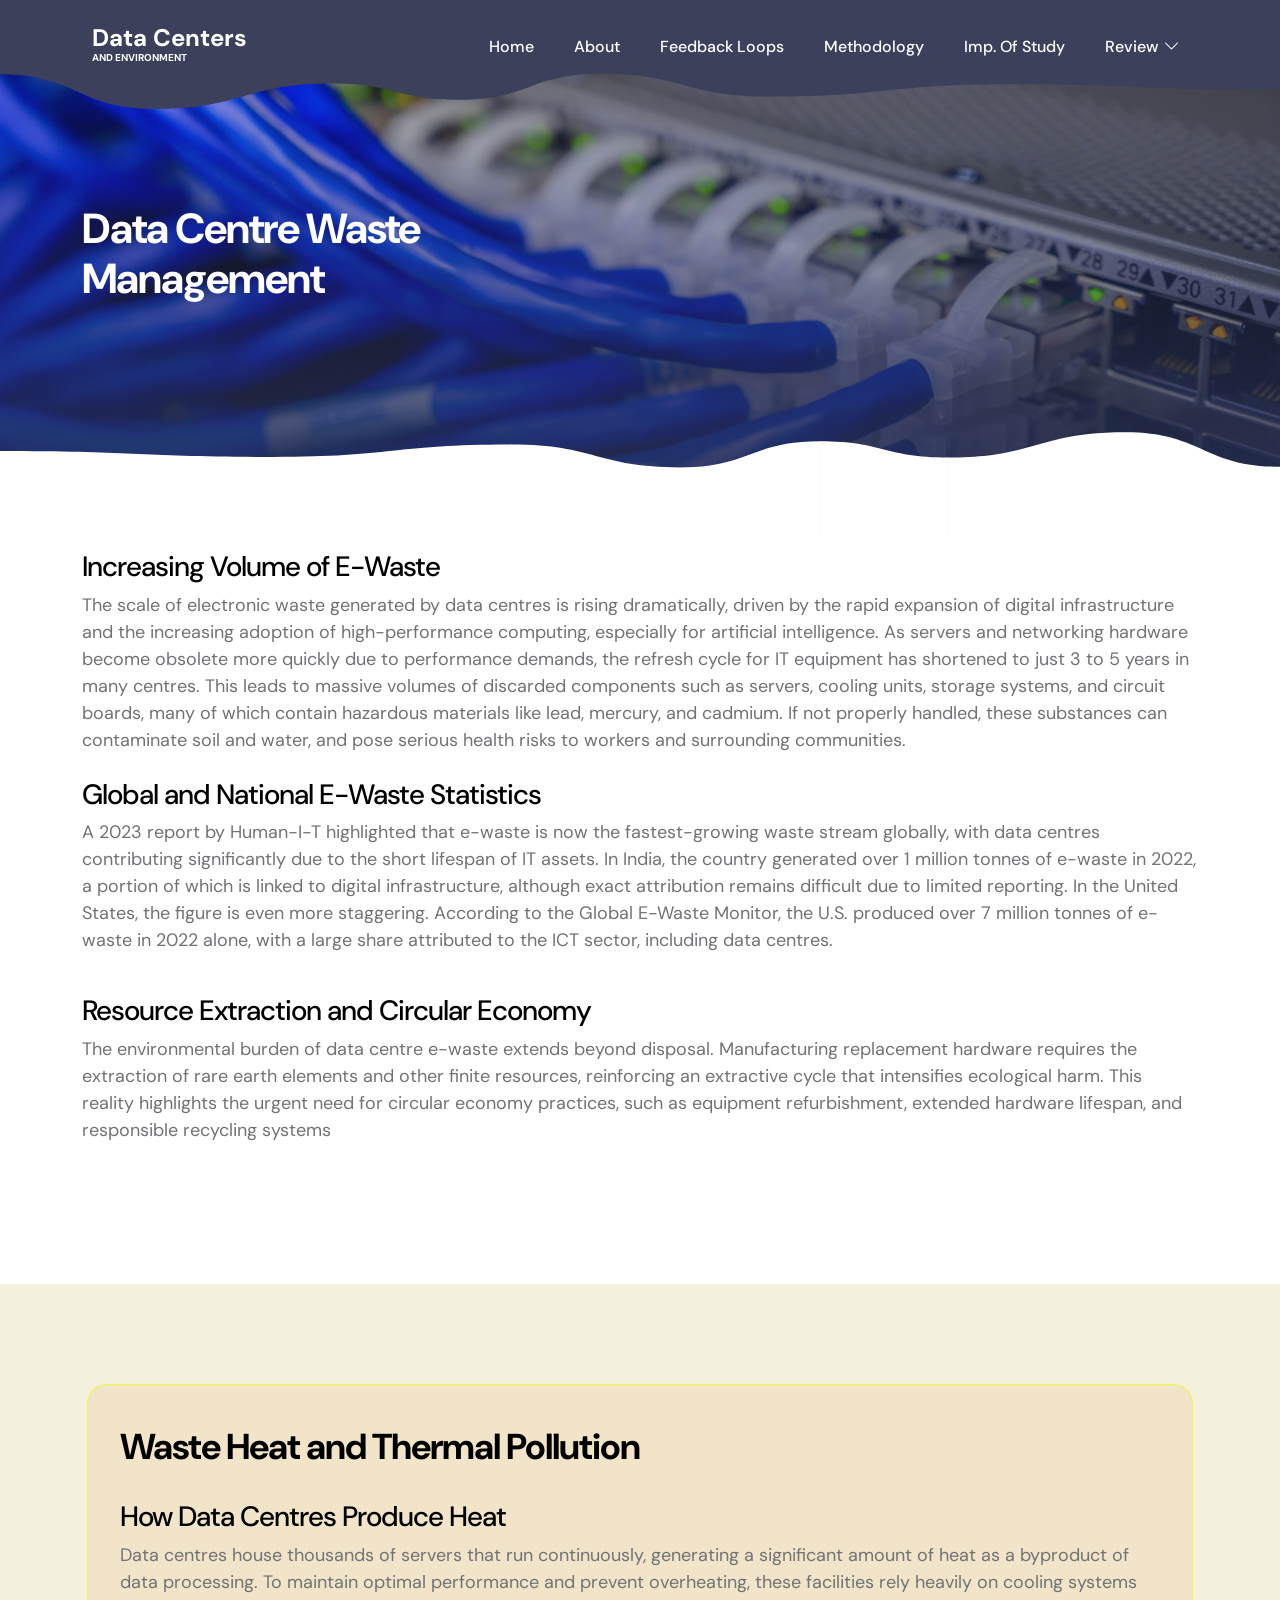
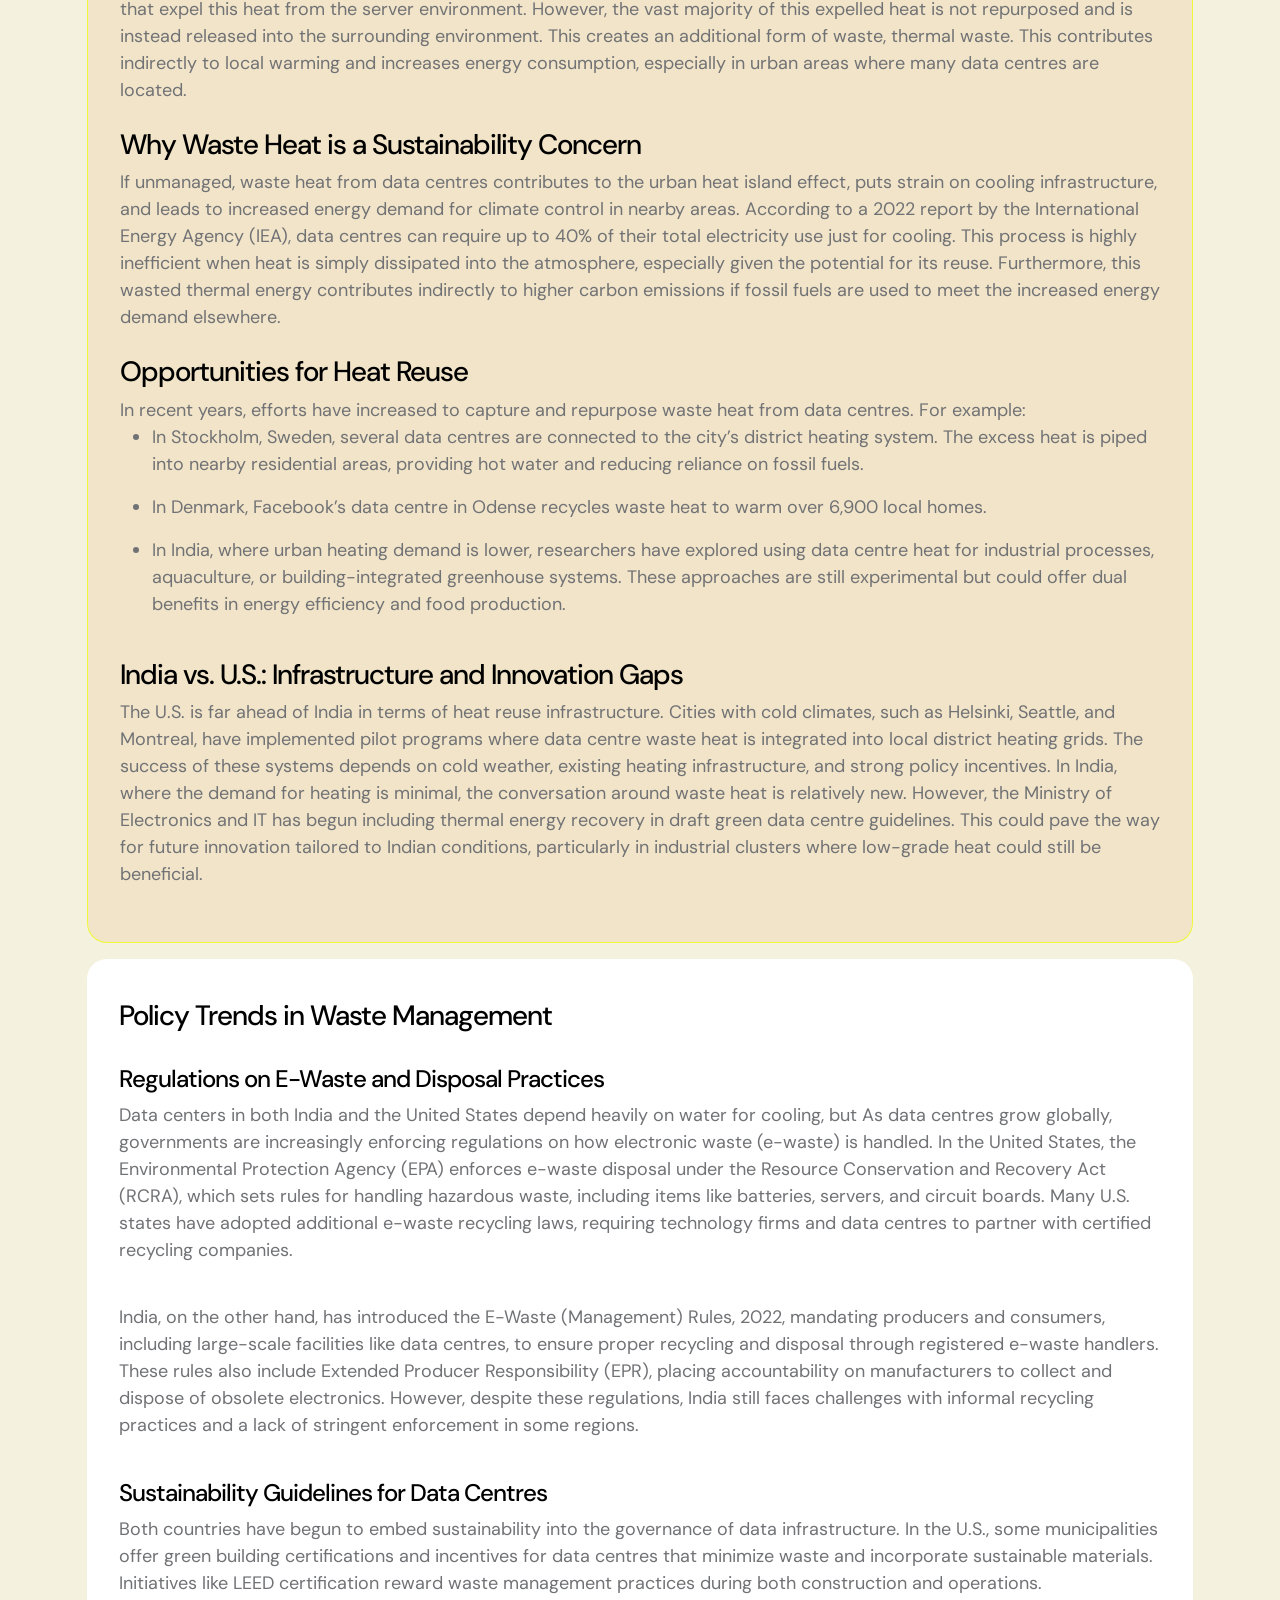
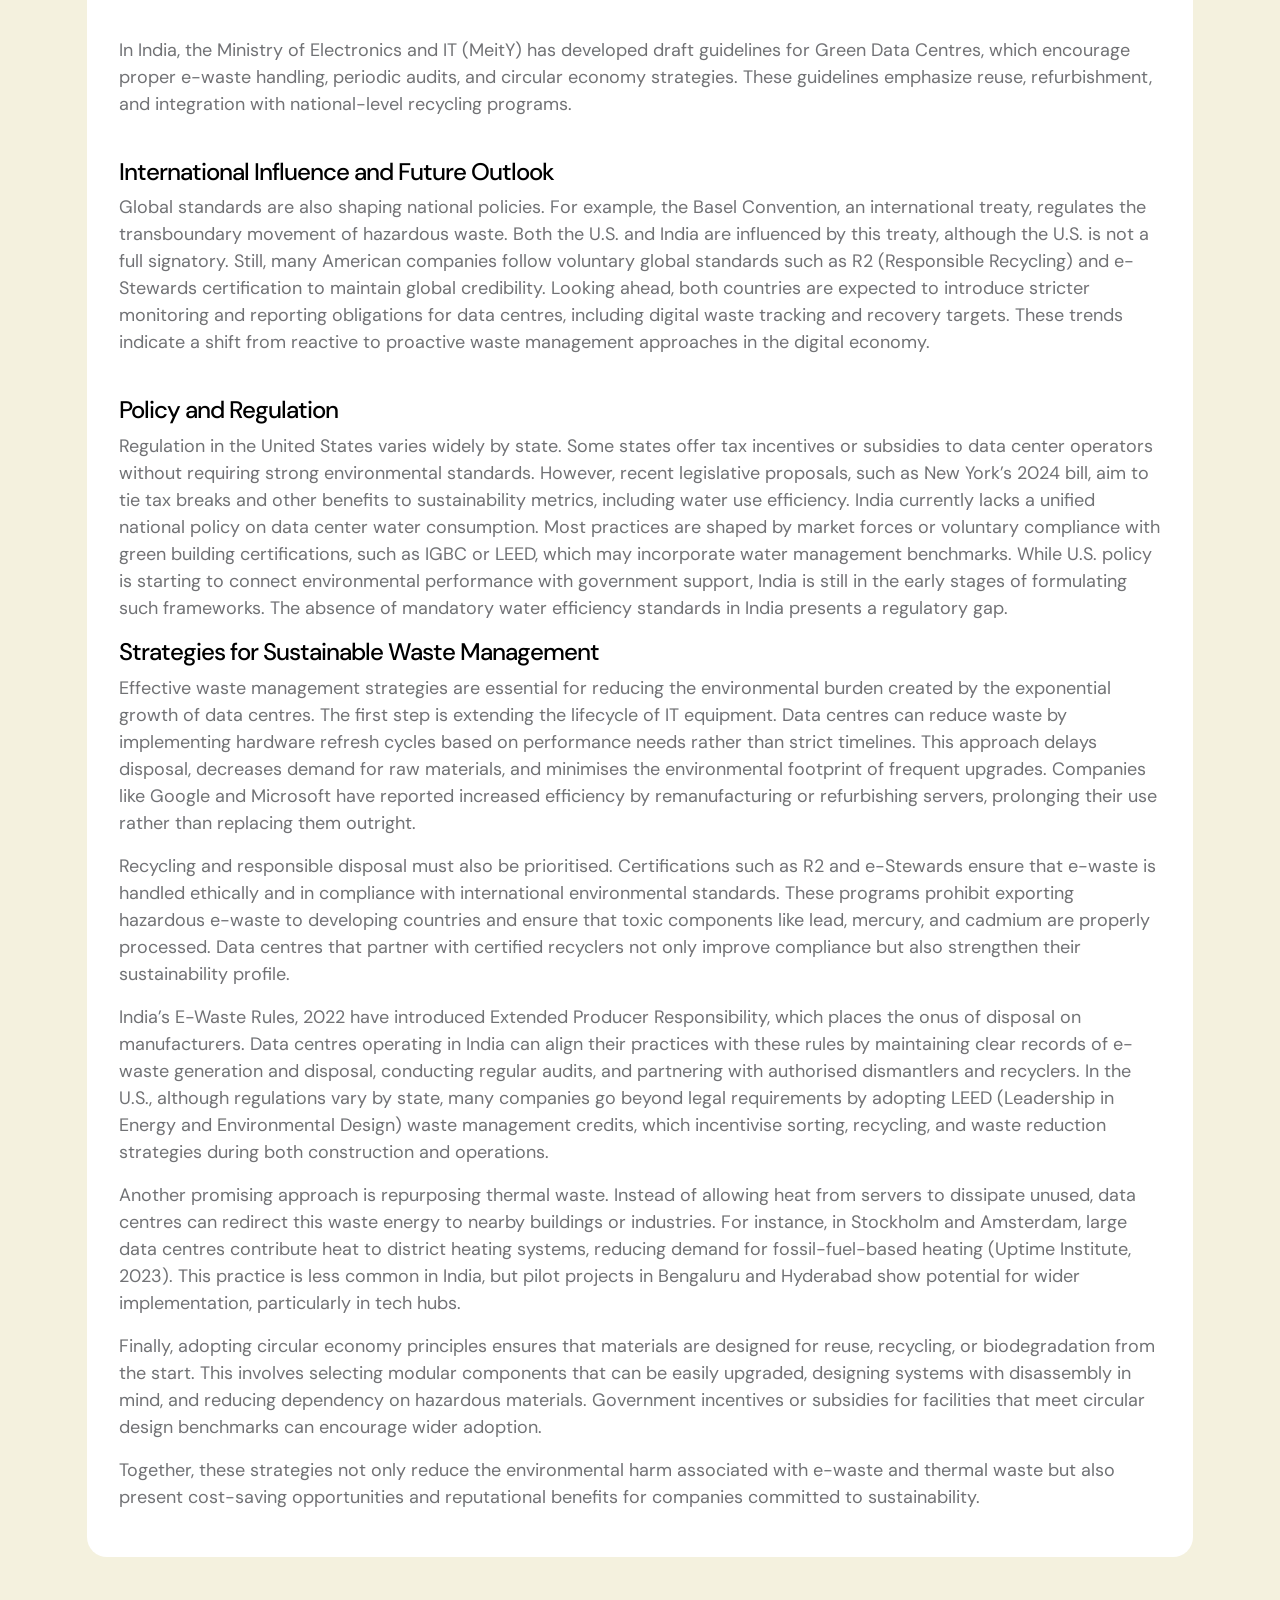
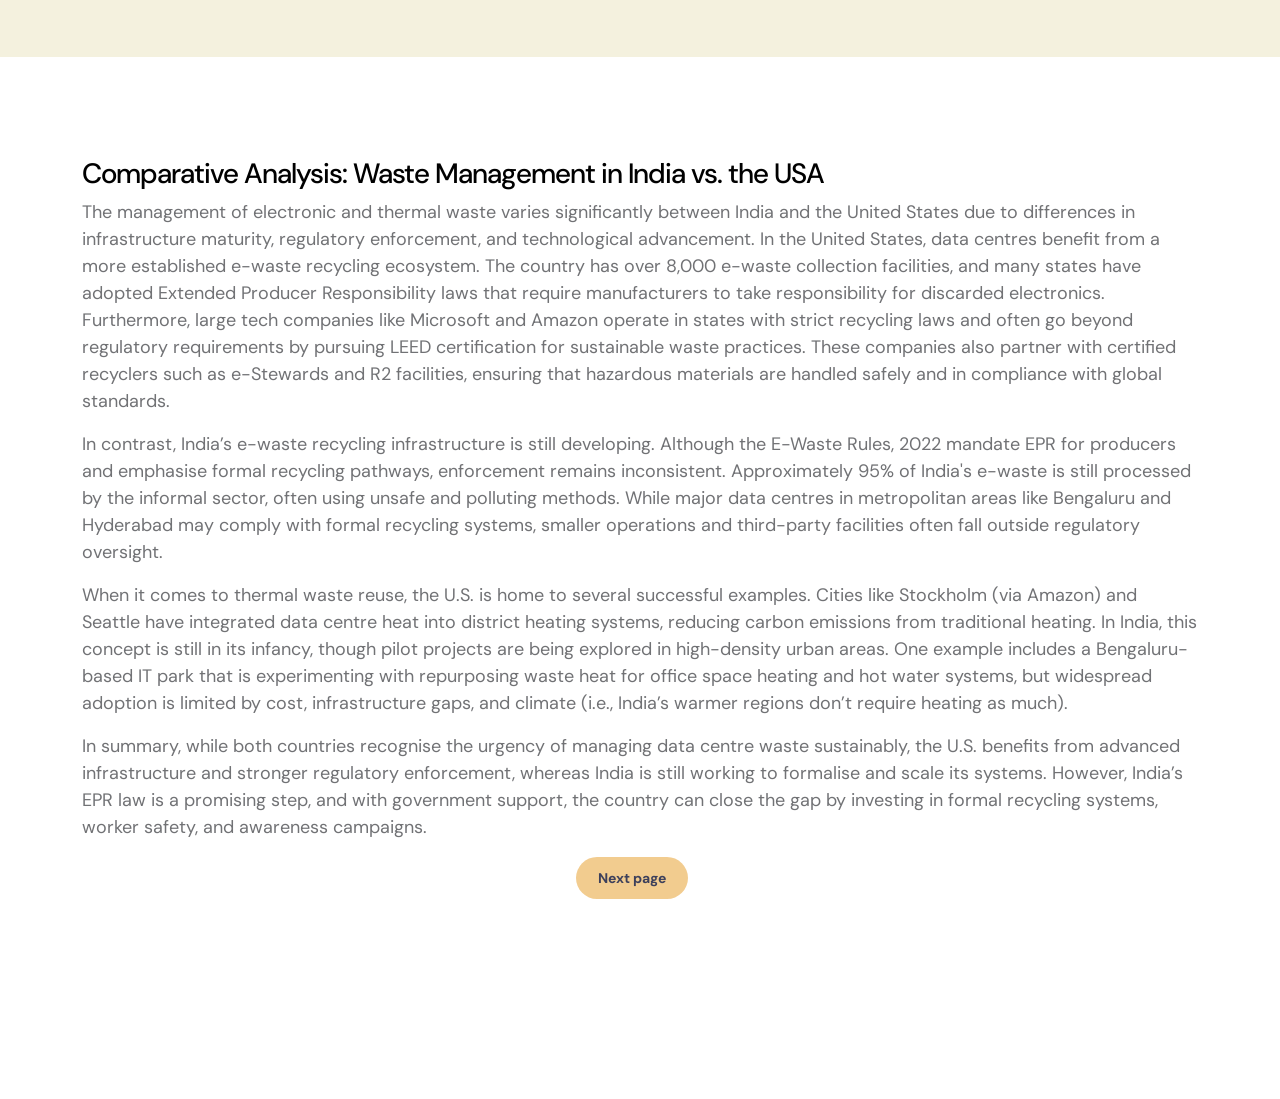
<file: waste.html>
<!doctype html>
<html lang="en">

<head>
    <meta charset="utf-8">
    <meta name="viewport" content="width=device-width, initial-scale=1">

    <meta name="description" content="">
    <meta name="author" content="">

    <title> E-waste </title>

    <!-- CSS FILES -->
    <link rel="preconnect" href="https://fonts.googleapis.com">

    <link rel="preconnect" href="https://fonts.gstatic.com" crossorigin>

    <link href="https://fonts.googleapis.com/css2?family=DM+Sans:ital,wght@0,400;0,500;0,700;1,400&display=swap"
        rel="stylesheet">

    <link href="css/bootstrap.min.css" rel="stylesheet">

    <link href="css/bootstrap-icons.css" rel="stylesheet">

    <link href="css/main.css" rel="stylesheet">

</head>

<body>

    <main>

        <nav class="navbar navbar-expand-lg">
            <div class="container">
                <a class="navbar-brand d-flex align-items-center" href="index.html">
                    <!-- <img src="images/logo.png" class="navbar-brand-image img-fluid" alt="Tiya Golf Club"> -->
                    <span class="navbar-brand-text">
                        Data Centers
                        <small>and Environment</small>
                    </span>
                </a>

                <div class="collapse navbar-collapse" id="navbarNav">
                    <ul class="navbar-nav ms-lg-auto">
                        <li class="nav-item">
                            <a class="nav-link" href="index.html#section_1">Home</a>
                        </li>

                        <li class="nav-item">
                            <a class="nav-link" href="index.html#section_2">About</a>
                        </li>

                        <li class="nav-item">
                            <a class="nav-link" href="index.html#section_3">Feedback Loops</a>
                        </li>

                        <li class="nav-item">
                            <a class="nav-link" href="index.html#section_4">Methodology</a>
                        </li>

                        <li class="nav-item">
                            <a class="nav-link" href="index.html#section_5">Imp. Of Study</a>
                        </li>

                        <li class="nav-item dropdown">
                            <a class="nav-link dropdown-toggle" href="#" id="navbarLightDropdownMenuLink" role="button"
                                data-bs-toggle="dropdown" aria-expanded="false">Review</a>

                            <ul class="dropdown-menu dropdown-menu-light" aria-labelledby="navbarLightDropdownMenuLink">
                                <li><a class="dropdown-item" href="energy.html">Power consumption</a></li>
                                <li><a class="dropdown-item" href="water.html">Water Consumption</a></li>
                                <li><a class="dropdown-item" href="waste.html">E waste</a></li>
                                <li><a class="dropdown-item" href="event-detail.html"> Conclusion </a></li>
                            </ul>
                        </li>
                    </ul>

                </div>
            </div>
        </nav>

        <div class="offcanvas offcanvas-end" data-bs-scroll="true" tabindex="-1" id="offcanvasExample"
            aria-labelledby="offcanvasExampleLabel">

            <svg xmlns="http://www.w3.org/2000/svg" viewBox="0 0 1440 320">
                <path fill="#3D405B" fill-opacity="1"
                    d="M0,224L34.3,192C68.6,160,137,96,206,90.7C274.3,85,343,139,411,144C480,149,549,107,617,122.7C685.7,139,754,213,823,240C891.4,267,960,245,1029,224C1097.1,203,1166,181,1234,160C1302.9,139,1371,117,1406,106.7L1440,96L1440,320L1405.7,320C1371.4,320,1303,320,1234,320C1165.7,320,1097,320,1029,320C960,320,891,320,823,320C754.3,320,686,320,617,320C548.6,320,480,320,411,320C342.9,320,274,320,206,320C137.1,320,69,320,34,320L0,320Z">
                </path>
            </svg>
        </div>


        <section class="hero-section hero-50 d-flex justify-content-center align-items-center" id="section_1"
            style="background-image: url(images/pexels-brett-sayles-2881232.jpg);">

            <div class="section-overlay"></div>

            <svg viewBox="0 0 1962 178" xmlns="http://www.w3.org/2000/svg" xmlns:xlink="http://www.w3.org/1999/xlink">
                <path fill="#3D405B" d="M 0 114 C 118.5 114 118.5 167 237 167 L 237 167 L 237 0 L 0 0 Z"
                    stroke-width="0"></path>
                <path fill="#3D405B" d="M 236 167 C 373 167 373 128 510 128 L 510 128 L 510 0 L 236 0 Z"
                    stroke-width="0"></path>
                <path fill="#3D405B" d="M 509 128 C 607 128 607 153 705 153 L 705 153 L 705 0 L 509 0 Z"
                    stroke-width="0"></path>
                <path fill="#3D405B" d="M 704 153 C 812 153 812 113 920 113 L 920 113 L 920 0 L 704 0 Z"
                    stroke-width="0"></path>
                <path fill="#3D405B" d="M 919 113 C 1048.5 113 1048.5 148 1178 148 L 1178 148 L 1178 0 L 919 0 Z"
                    stroke-width="0"></path>
                <path fill="#3D405B" d="M 1177 148 C 1359.5 148 1359.5 129 1542 129 L 1542 129 L 1542 0 L 1177 0 Z"
                    stroke-width="0"></path>
                <path fill="#3D405B" d="M 1541 129 C 1751.5 129 1751.5 138 1962 138 L 1962 138 L 1962 0 L 1541 0 Z"
                    stroke-width="0"></path>
            </svg>

            <div class="container">
                <div class="row">

                    <div class="col-lg-6 col-12">

                        <h1 class="text-white mb-4 pb-2">Data Centre Waste Management</h1>
                    </div>

                </div>
            </div>

            <svg viewBox="0 0 1962 178" xmlns="http://www.w3.org/2000/svg" xmlns:xlink="http://www.w3.org/1999/xlink">
                <path fill="#ffffff" d="M 0 114 C 118.5 114 118.5 167 237 167 L 237 167 L 237 0 L 0 0 Z"
                    stroke-width="0"></path>
                <path fill="#ffffff" d="M 236 167 C 373 167 373 128 510 128 L 510 128 L 510 0 L 236 0 Z"
                    stroke-width="0"></path>
                <path fill="#ffffff" d="M 509 128 C 607 128 607 153 705 153 L 705 153 L 705 0 L 509 0 Z"
                    stroke-width="0"></path>
                <path fill="#ffffff" d="M 704 153 C 812 153 812 113 920 113 L 920 113 L 920 0 L 704 0 Z"
                    stroke-width="0"></path>
                <path fill="#ffffff" d="M 919 113 C 1048.5 113 1048.5 148 1178 148 L 1178 148 L 1178 0 L 919 0 Z"
                    stroke-width="0"></path>
                <path fill="#ffffff" d="M 1177 148 C 1359.5 148 1359.5 129 1542 129 L 1542 129 L 1542 0 L 1177 0 Z"
                    stroke-width="0"></path>
                <path fill="#ffffff" d="M 1541 129 C 1751.5 129 1751.5 138 1962 138 L 1962 138 L 1962 0 L 1541 0 Z"
                    stroke-width="0"></path>
            </svg>
        </section>


        <section class="events-section section-padding" id="section_2">
            <div class="container" style="height: 100%;">
                <div class="row">

                    <div class="col-lg-6 col-12 mb-5 mb-lg-0" style="width: 100%; height: 100%;">

                        <div class="custom-block-info">

                            <h3> Increasing Volume of E-Waste</h3>

                            <p class="mb-0">The scale of electronic waste generated by data centres is rising
                                dramatically, driven by the rapid expansion of digital infrastructure and the increasing
                                adoption of high-performance computing, especially for artificial intelligence. As
                                servers and networking hardware become obsolete more quickly due to performance demands,
                                the refresh cycle for IT equipment has shortened to just 3 to 5 years in many centres.
                                This leads to massive volumes of discarded components such as servers, cooling units,
                                storage systems, and circuit boards, many of which contain hazardous materials like
                                lead, mercury, and cadmium. If not properly handled, these substances can contaminate
                                soil and water, and pose serious health risks to workers and surrounding communities.
                            </p>
                            <div> &ThickSpace;</div>
                            <h3>Global and National E-Waste Statistics</h3>
                            <p>
                                A 2023 report by Human-I-T highlighted that e-waste is now the fastest-growing waste
                                stream globally, with data centres contributing significantly due to the short lifespan
                                of IT assets. In India, the country generated over 1 million tonnes of e-waste in 2022,
                                a portion of which is linked to digital infrastructure, although exact attribution
                                remains difficult due to limited reporting. In the United States, the figure is even
                                more staggering. According to the Global E-Waste Monitor, the U.S. produced over 7
                                million tonnes of e-waste in 2022 alone, with a large share attributed to the ICT
                                sector, including data centres.
                            </p>
                            <div> &ThickSpace;</div>
                            <h3>Resource Extraction and Circular Economy</h3>
                            <p> The environmental burden of data centre e-waste extends beyond disposal. Manufacturing
                                replacement hardware requires the extraction of rare earth elements and other finite
                                resources, reinforcing an extractive cycle that intensifies ecological harm. This
                                reality highlights the urgent need for circular economy practices, such as equipment
                                refurbishment, extended hardware lifespan, and responsible recycling systems </p>
                            <div> &ThickSpace;</div>

                        </div>
                    </div>
                </div>

            </div>
            </div>
        </section>


        <section class="events-section events-listing-section section-bg section-padding" id="section_3">
            <div class="container">
                <div class="row">

                    <div class="row custom-block mb-3">

                        <div class="col-lg-6 col-12 order-3 order-lg-0" style="width: 100%; height: 100%;">
                            <div class="custom-block-info mt-2 mt-lg-0">
                                <h2>Waste Heat and Thermal Pollution</h2>
                                <div>
                                    &ThinSpace;</div>
                                <h3> How Data Centres Produce Heat </h3>
                            </div>

                            <p class="mb-0">Data centres house thousands of servers that run continuously, generating a
                                significant amount of heat as a byproduct of data processing. To maintain optimal
                                performance and prevent overheating, these facilities rely heavily on cooling systems
                                that expel this heat from the server environment. However, the vast majority of this
                                expelled heat is not repurposed and is instead released into the surrounding
                                environment. This creates an additional form of waste, thermal waste. This contributes
                                indirectly to local warming and increases energy consumption, especially in urban areas
                                where many data centres are located. </p>
                            <div>
                                &ThinSpace;</div>
                            <h3>Why Waste Heat is a Sustainability Concern</h3>
                        </div>
                        <p class="mb-0">If unmanaged, waste heat from data centres contributes to the urban heat island
                            effect, puts strain on cooling infrastructure, and leads to increased energy demand for
                            climate control in nearby areas. According to a 2022 report by the International Energy
                            Agency (IEA), data centres can require up to 40% of their total electricity use just for
                            cooling. This process is highly inefficient when heat is simply dissipated into the
                            atmosphere, especially given the potential for its reuse.

                            Furthermore, this wasted thermal energy contributes indirectly to higher carbon emissions if
                            fossil fuels are used to meet the increased energy demand elsewhere.</p>
                        <div> &ThickSpace;</div>
                        <h3>Opportunities for Heat Reuse</h3>

                        <p class="mb-0">In recent years, efforts have increased to capture and repurpose waste heat from
                            data centres. For example:</p>
                        <div>

                            <ul>
                                <li> In Stockholm, Sweden, several data centres are connected to the city’s district
                                    heating
                                    system. The excess heat is piped into nearby residential areas, providing hot water
                                    and
                                    reducing reliance on fossil fuels.
                                </li>
                            </ul>
                            <ul>
                                <li> In Denmark, Facebook’s data centre in Odense recycles waste heat to warm over 6,900
                                    local homes.</li>
                            </ul>
                            <ul>
                                <li> In India, where urban heating demand is lower, researchers have explored using data
                                    centre heat for industrial processes, aquaculture, or building-integrated greenhouse
                                    systems. These approaches are still experimental but could offer dual benefits in
                                    energy
                                    efficiency and food production.</li>
                            </ul>

                        </div>
                        <div> &ThinSpace;</div>
                        <h3>India vs. U.S.: Infrastructure and Innovation Gaps</h3>
                        <p class="mb-0">The U.S. is far ahead of India in terms of heat reuse infrastructure. Cities
                            with cold
                            climates, such as Helsinki, Seattle, and Montreal, have implemented pilot programs where
                            data centre
                            waste heat is integrated into local district heating grids. The success of these systems
                            depends on
                            cold weather, existing heating infrastructure, and strong policy incentives.

                            In India, where the demand for heating is minimal, the conversation around waste heat is
                            relatively
                            new. However, the Ministry of Electronics and IT has begun including thermal energy recovery
                            in
                            draft green data centre guidelines. This could pave the way for future innovation tailored
                            to Indian
                            conditions, particularly in industrial clusters where low-grade heat could still be
                            beneficial.</p>
                        <div>
                            &ThinSpace;</div>

                    </div>

                    <div class="row custom-block custom-block-bg">

                        <div class="col-lg-6 col-12 order-3 order-lg-0" style="width: 100%;">
                            <div class="custom-block-info mt-2 mt-lg-0" style="width: 100%;">
                                <h3>Policy Trends in Waste Management </h3>
                                <div>
                                    &ThinSpace;</div>
                                <h4>Regulations on E-Waste and Disposal Practices</h4>
                                <div>
                                    <p>Data centers in both India and the United States depend heavily on water for
                                        cooling, but
                                        As data centres grow globally, governments are increasingly enforcing
                                        regulations on how electronic waste (e-waste) is handled. In the United States,
                                        the Environmental Protection Agency (EPA) enforces e-waste disposal under the
                                        Resource Conservation and Recovery Act (RCRA), which sets rules for handling
                                        hazardous waste, including items like batteries, servers, and circuit boards.
                                        Many U.S. states have adopted additional e-waste recycling laws, requiring
                                        technology firms and data centres to partner with certified recycling companies.
                                    </p>
                                </div>
                                &ThinSpace;
                                <div>
                                    <p>India, on the other hand, has introduced the E-Waste (Management) Rules, 2022,
                                        mandating producers and consumers, including large-scale facilities like data
                                        centres, to ensure proper recycling and disposal through registered e-waste
                                        handlers. These rules also include Extended Producer Responsibility (EPR),
                                        placing accountability on manufacturers to collect and dispose of obsolete
                                        electronics. However, despite these regulations, India still faces challenges
                                        with informal recycling practices and a lack of stringent enforcement in some
                                        regions.</p>
                                </div>
                                &ThinSpace;
                                <h4>Sustainability Guidelines for Data Centres </h4>
                                <div>
                                    <p>Both countries have begun to embed sustainability into the governance of data
                                        infrastructure. In the U.S., some municipalities offer green building
                                        certifications and incentives for data centres that minimize waste and
                                        incorporate sustainable materials. Initiatives like LEED certification reward
                                        waste management practices during both construction and operations. </p>
                                </div>
                                &ThinSpace;
                                <div>
                                    <p>In India, the Ministry of Electronics and IT (MeitY) has developed draft
                                        guidelines for Green Data Centres, which encourage proper e-waste handling,
                                        periodic audits, and circular economy strategies. These guidelines emphasize
                                        reuse, refurbishment, and integration with national-level recycling programs.
                                    </p>
                                </div>
                                &ThinSpace;
                                <h4> International Influence and Future Outlook </h4>
                                <div>
                                    <p>Global standards are also shaping national policies. For example, the Basel
                                        Convention, an international treaty, regulates the transboundary movement of
                                        hazardous waste. Both the U.S. and India are influenced by this treaty, although
                                        the U.S. is not a full signatory. Still, many American companies follow
                                        voluntary global standards such as R2 (Responsible Recycling) and e-Stewards
                                        certification to maintain global credibility.

                                        Looking ahead, both countries are expected to introduce stricter monitoring and
                                        reporting obligations for data centres, including digital waste tracking and
                                        recovery targets. These trends indicate a shift from reactive to proactive waste
                                        management approaches in the digital economy.
                                </div>
                                &ThinSpace;
                                <h4> Policy and Regulation </h4>
                                <div>
                                    <p>Regulation in the United States varies widely by state. Some states offer tax
                                        incentives
                                        or subsidies to data center operators without requiring strong environmental
                                        standards.
                                        However, recent legislative proposals, such as New York’s 2024 bill, aim to tie
                                        tax
                                        breaks and other benefits to sustainability metrics, including water use
                                        efficiency.

                                        India currently lacks a unified national policy on data center water
                                        consumption. Most
                                        practices are shaped by market forces or voluntary compliance with green
                                        building
                                        certifications, such as IGBC or LEED, which may incorporate water management
                                        benchmarks.

                                        While U.S. policy is starting to connect environmental performance with
                                        government
                                        support, India is still in the early stages of formulating such frameworks. The
                                        absence
                                        of mandatory water efficiency standards in India presents a regulatory gap.
                                </div>
                                <h4> Strategies for Sustainable Waste Management </h4>
                                <div>
                                    <p>Effective waste management strategies are essential for reducing the
                                        environmental burden created by the exponential growth of data centres. The
                                        first step is extending the lifecycle of IT equipment. Data centres can reduce
                                        waste by implementing hardware refresh cycles based on performance needs rather
                                        than strict timelines. This approach delays disposal, decreases demand for raw
                                        materials, and minimises the environmental footprint of frequent upgrades.
                                        Companies like Google and Microsoft have reported increased efficiency by
                                        remanufacturing or refurbishing servers, prolonging their use rather than
                                        replacing them outright.</p>

                                    <p>Recycling and responsible disposal must also be prioritised. Certifications such
                                        as R2 and e-Stewards ensure that e-waste is handled ethically and in compliance
                                        with international environmental standards. These programs prohibit exporting
                                        hazardous e-waste to developing countries and ensure that toxic components like
                                        lead, mercury, and cadmium are properly processed. Data centres that partner
                                        with certified recyclers not only improve compliance but also strengthen their
                                        sustainability profile.</p>

                                    <p>India’s E-Waste Rules, 2022 have introduced Extended Producer Responsibility,
                                        which places the onus of disposal on manufacturers. Data centres operating in
                                        India can align their practices with these rules by maintaining clear records of
                                        e-waste generation and disposal, conducting regular audits, and partnering with
                                        authorised dismantlers and recyclers. In the U.S., although regulations vary by
                                        state, many companies go beyond legal requirements by adopting LEED (Leadership
                                        in Energy and Environmental Design) waste management credits, which incentivise
                                        sorting, recycling, and waste reduction strategies during both construction and
                                        operations.</p>

                                    <p>Another promising approach is repurposing thermal waste. Instead of allowing
                                        heat from servers to dissipate unused, data centres can redirect this waste
                                        energy to nearby buildings or industries. For instance, in Stockholm and
                                        Amsterdam, large data centres contribute heat to district heating systems,
                                        reducing demand for fossil-fuel-based heating (Uptime Institute, 2023). This
                                        practice is less common in India, but pilot projects in Bengaluru and Hyderabad
                                        show potential for wider implementation, particularly in tech hubs.</p>

                                    <p> Finally, adopting circular economy principles ensures that materials are
                                        designed for reuse, recycling, or biodegradation from the start. This involves
                                        selecting modular components that can be easily upgraded, designing systems with
                                        disassembly in mind, and reducing dependency on hazardous materials. Government
                                        incentives or subsidies for facilities that meet circular design benchmarks can
                                        encourage wider adoption.</p>

                                    <p> Together, these strategies not only reduce the environmental harm associated
                                        with e-waste and thermal waste but also present cost-saving opportunities and
                                        reputational benefits for companies committed to sustainability.</p>
                                </div>
                            </div>
                        </div>
                    </div>

                </div>
            </div>
        </section>
    </main>

    <footer class="site-footer">
        <div class="container">
            <div class="row">
                <h3> Comparative Analysis: Waste Management in India vs. the USA </h3>
                <div>
                    <p>
                        The management of electronic and thermal waste varies significantly between India and the United
                        States due to differences in infrastructure maturity, regulatory enforcement, and technological
                        advancement.

                        In the United States, data centres benefit from a more established e-waste recycling ecosystem.
                        The country has over 8,000 e-waste collection facilities, and many states have adopted Extended
                        Producer Responsibility laws that require manufacturers to take responsibility for discarded
                        electronics. Furthermore, large tech companies like Microsoft and Amazon operate in states with
                        strict recycling laws and often go beyond regulatory requirements by pursuing LEED certification
                        for sustainable waste practices. These companies also partner with certified recyclers such as
                        e-Stewards and R2 facilities, ensuring that hazardous materials are handled safely and in
                        compliance with global standards.

                    <p>In contrast, India’s e-waste recycling infrastructure is still developing. Although the E-Waste
                        Rules, 2022 mandate EPR for producers and emphasise formal recycling pathways, enforcement
                        remains inconsistent. Approximately 95% of India's e-waste is still processed by the informal
                        sector, often using unsafe and polluting methods. While major data centres in metropolitan areas
                        like Bengaluru and Hyderabad may comply with formal recycling systems, smaller operations and
                        third-party facilities often fall outside regulatory oversight.
                    </p>
                    <p>When it comes to thermal waste reuse, the U.S. is home to several successful examples. Cities
                        like Stockholm (via Amazon) and Seattle have integrated data centre heat into district heating
                        systems, reducing carbon emissions from traditional heating. In India, this concept is still in
                        its infancy, though pilot projects are being explored in high-density urban areas. One example
                        includes a Bengaluru-based IT park that is experimenting with repurposing waste heat for office
                        space heating and hot water systems, but widespread adoption is limited by cost, infrastructure
                        gaps, and climate (i.e., India’s warmer regions don’t require heating as much).
                    </p>
                    <p>In summary, while both countries recognise the urgency of managing data centre waste
                        sustainably, the U.S. benefits from advanced infrastructure and stronger regulatory enforcement,
                        whereas India is still working to formalise and scale its systems. However, India’s EPR law is a
                        promising step, and with government support, the country can close the gap by investing in
                        formal recycling systems, worker safety, and awareness campaigns.
                    </p>
                </div>
                <div style="display: flex; align-items: center; justify-content: center;">
                    <button class="btn custom-btn smoothscroll me-3"  > <a href="event-detail.html"> Next page </a> </button>
                </div>
    </footer>
                <!-- JAVASCRIPT FILES -->
                <script src="js/jquery.min.js"></script>
                <script src="js/bootstrap.bundle.min.js"></script>
                <script src="js/jquery.sticky.js"></script>
                <script src="js/custom.js"></script>

</body>

</html>
</file>
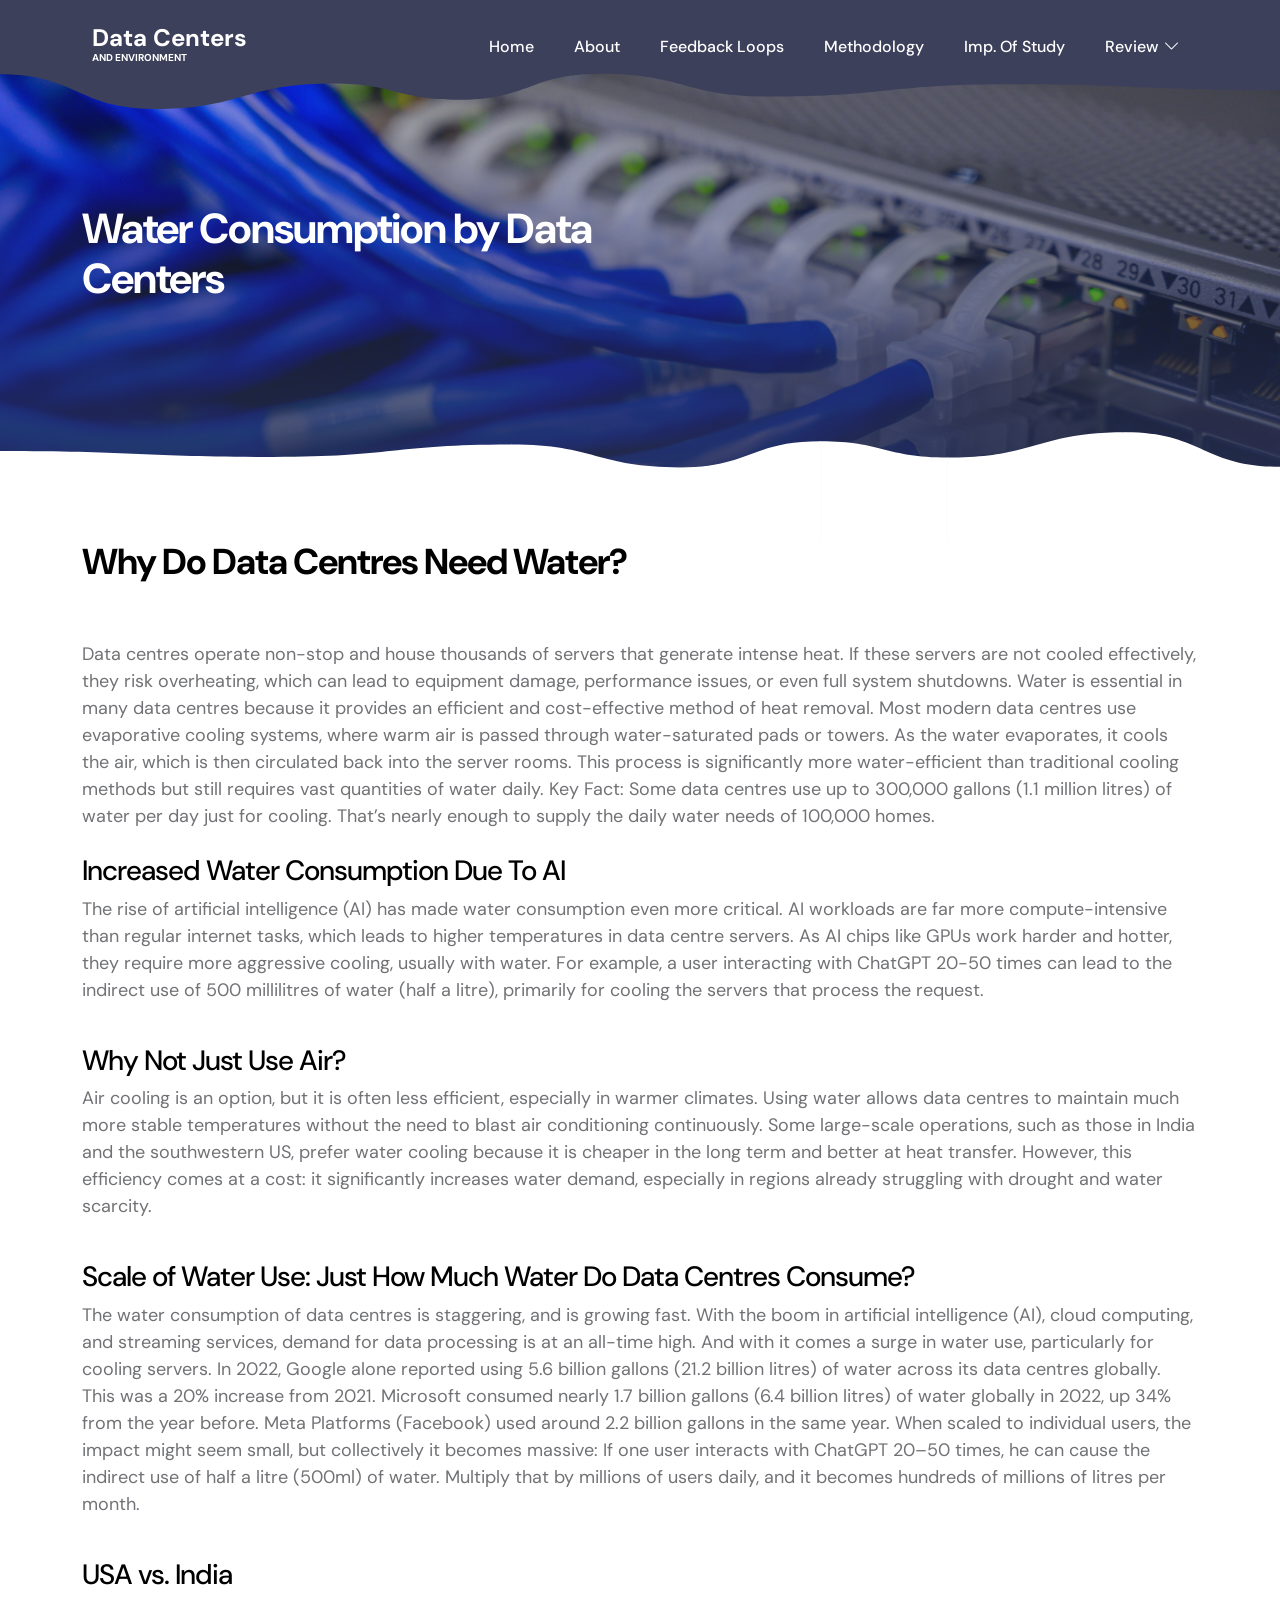
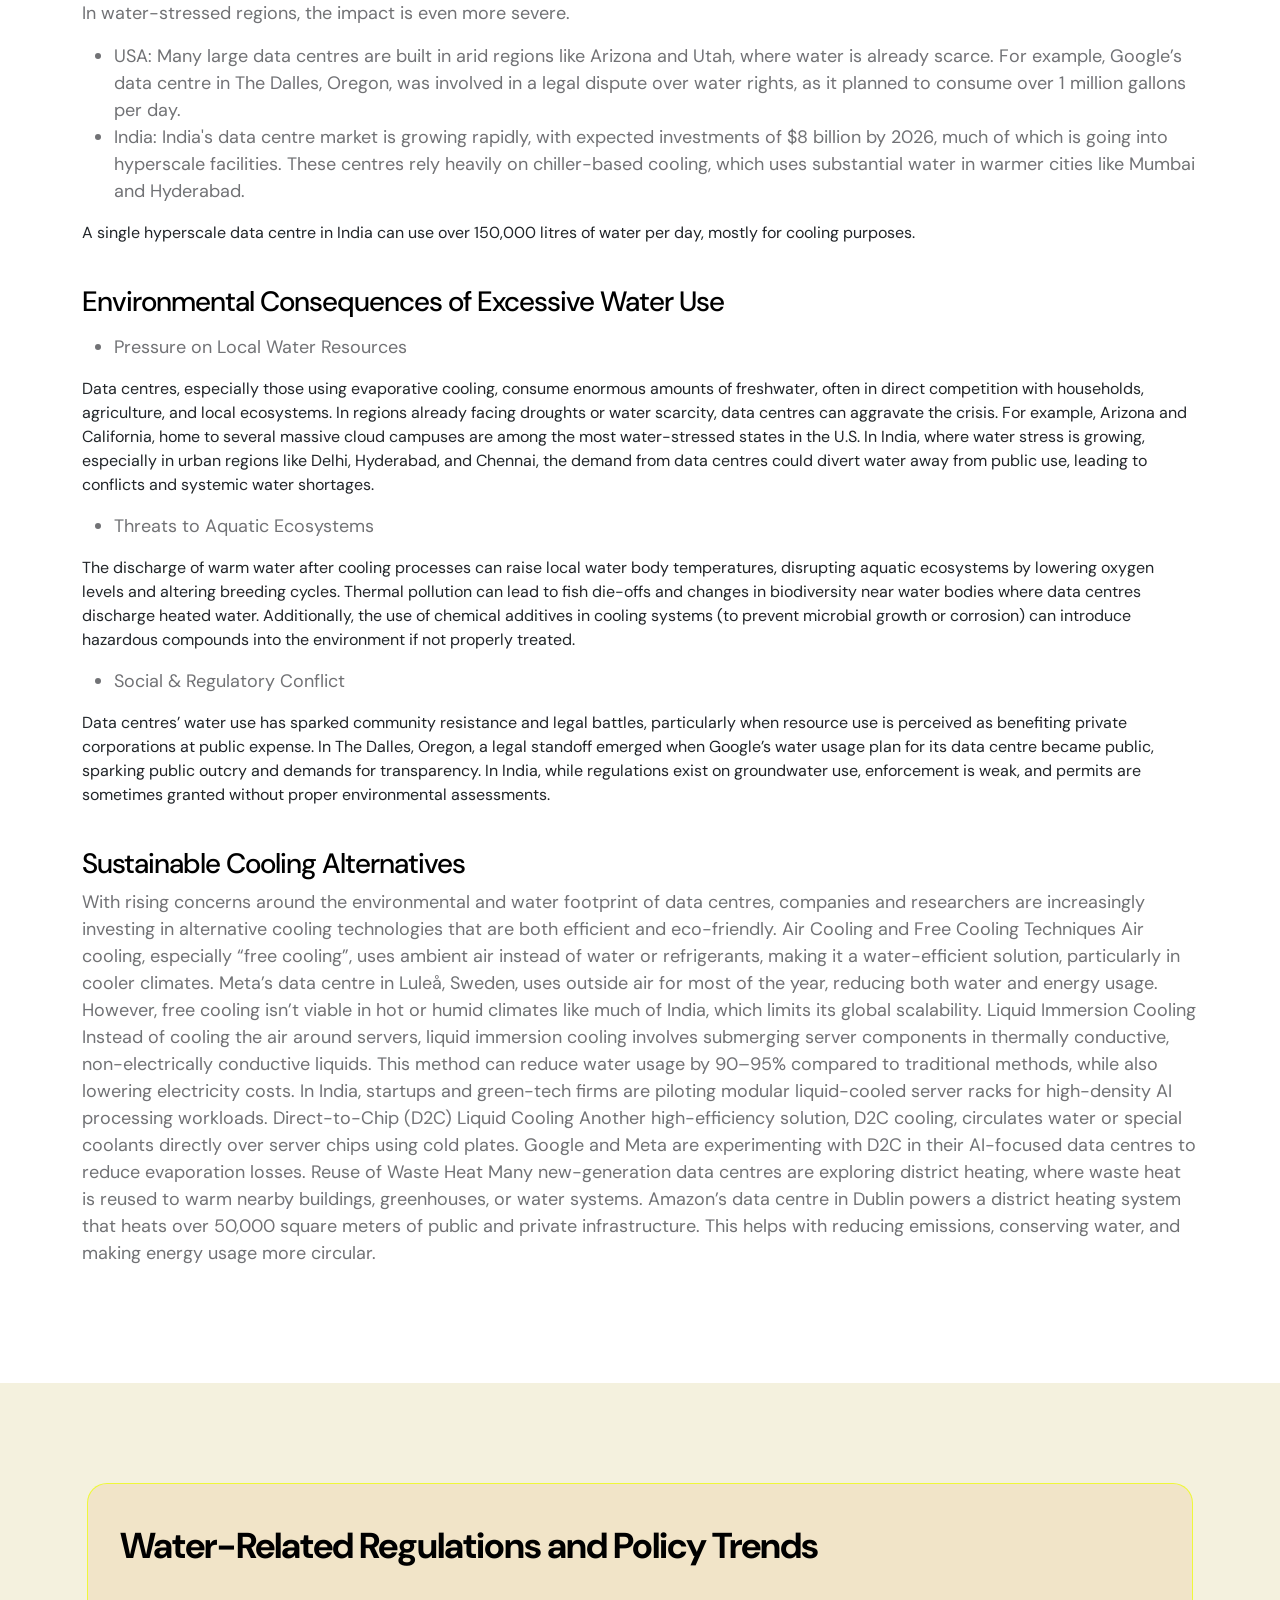
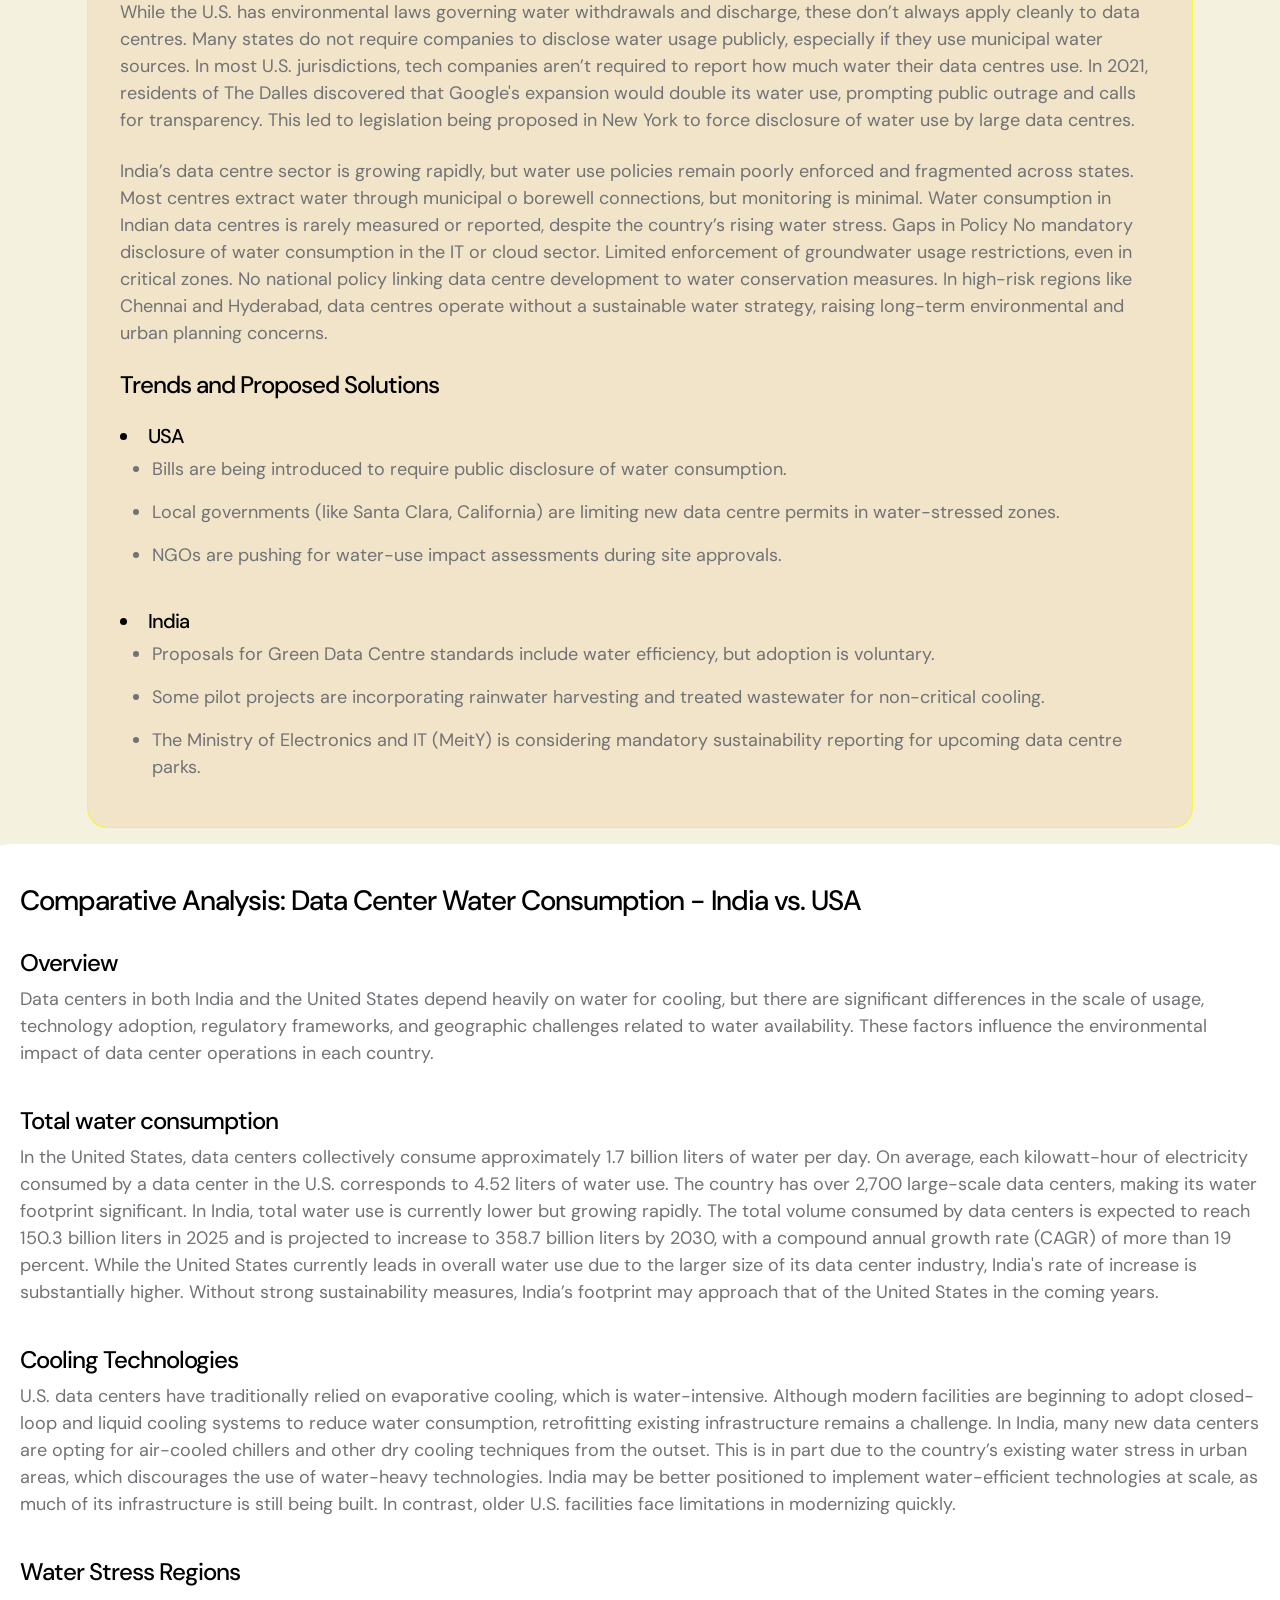
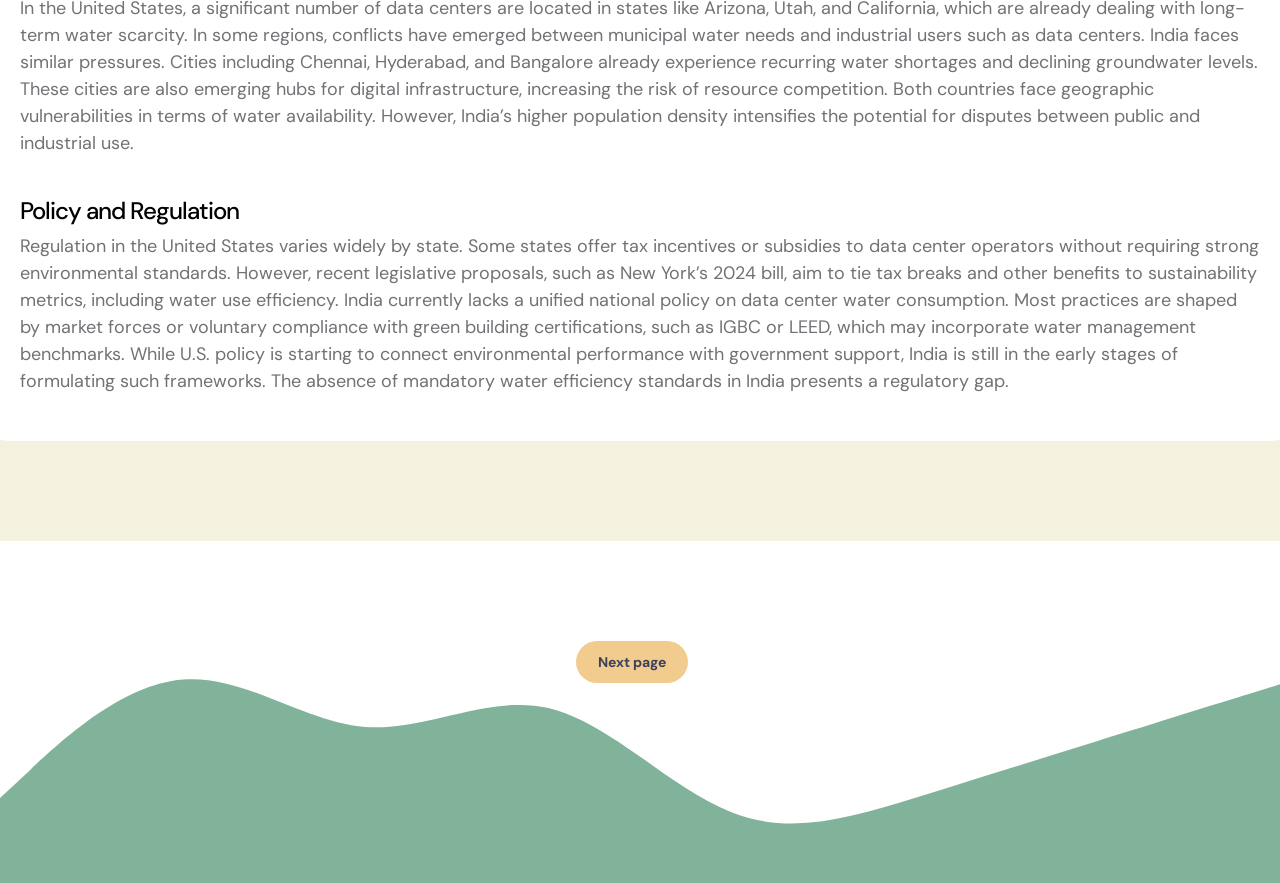
<file: water.html>
<!doctype html>
<html lang="en">

<head>
    <meta charset="utf-8">
    <meta name="viewport" content="width=device-width, initial-scale=1">

    <meta name="description" content="">
    <meta name="author" content="">

    <title>Water consumption</title>

    <!-- CSS FILES -->
    <link rel="preconnect" href="https://fonts.googleapis.com">

    <link rel="preconnect" href="https://fonts.gstatic.com" crossorigin>

    <link href="https://fonts.googleapis.com/css2?family=DM+Sans:ital,wght@0,400;0,500;0,700;1,400&display=swap"
        rel="stylesheet">

    <link href="css/bootstrap.min.css" rel="stylesheet">

    <link href="css/bootstrap-icons.css" rel="stylesheet">

    <link href="css/main.css" rel="stylesheet">

</head>

<body>

    <main>

        <nav class="navbar navbar-expand-lg">
            <div class="container">
                <a class="navbar-brand d-flex align-items-center" href="index.html">
                    <!-- <img src="images/logo.png" class="navbar-brand-image img-fluid" alt="Tiya Golf Club"> -->
                    <span class="navbar-brand-text">
                        Data Centers
                        <small>and Environment</small>
                    </span>
                </a>

                <div class="collapse navbar-collapse" id="navbarNav">
                    <ul class="navbar-nav ms-lg-auto">
                        <li class="nav-item">
                            <a class="nav-link" href="index.html#section_1">Home</a>
                        </li>

                        <li class="nav-item">
                            <a class="nav-link" href="index.html#section_2">About</a>
                        </li>

                        <li class="nav-item">
                            <a class="nav-link" href="index.html#section_3">Feedback Loops</a>
                        </li>

                        <li class="nav-item">
                            <a class="nav-link" href="index.html#section_4">Methodology</a>
                        </li>

                        <li class="nav-item">
                            <a class="nav-link" href="index.html#section_5">Imp. Of Study</a>
                        </li>

                        <li class="nav-item dropdown">
                            <a class="nav-link dropdown-toggle" href="#" id="navbarLightDropdownMenuLink" role="button"
                                data-bs-toggle="dropdown" aria-expanded="false">Review</a>

                            <ul class="dropdown-menu dropdown-menu-light" aria-labelledby="navbarLightDropdownMenuLink">
                                <li><a class="dropdown-item" href="energy.html">Power consumption</a></li>
                                <li><a class="dropdown-item" href="water.html">Water Consumption</a></li>
                                <li><a class="dropdown-item" href="waste.html">E waste</a></li>
                                <li><a class="dropdown-item" href="event-detail.html">Conclusion</a></li>
                            </ul>
                        </li>
                    </ul>

                </div>
            </div>
        </nav>

        <div class="offcanvas offcanvas-end" data-bs-scroll="true" tabindex="-1" id="offcanvasExample"
            aria-labelledby="offcanvasExampleLabel">

            <svg xmlns="http://www.w3.org/2000/svg" viewBox="0 0 1440 320">
                <path fill="#3D405B" fill-opacity="1"
                    d="M0,224L34.3,192C68.6,160,137,96,206,90.7C274.3,85,343,139,411,144C480,149,549,107,617,122.7C685.7,139,754,213,823,240C891.4,267,960,245,1029,224C1097.1,203,1166,181,1234,160C1302.9,139,1371,117,1406,106.7L1440,96L1440,320L1405.7,320C1371.4,320,1303,320,1234,320C1165.7,320,1097,320,1029,320C960,320,891,320,823,320C754.3,320,686,320,617,320C548.6,320,480,320,411,320C342.9,320,274,320,206,320C137.1,320,69,320,34,320L0,320Z">
                </path>
            </svg>
        </div>


        <section class="hero-section hero-50 d-flex justify-content-center align-items-center" id="section_1"
            style="background-image: url(images/pexels-brett-sayles-2881232.jpg);">

            <div class="section-overlay"></div>

            <svg viewBox="0 0 1962 178" xmlns="http://www.w3.org/2000/svg" xmlns:xlink="http://www.w3.org/1999/xlink">
                <path fill="#3D405B" d="M 0 114 C 118.5 114 118.5 167 237 167 L 237 167 L 237 0 L 0 0 Z"
                    stroke-width="0"></path>
                <path fill="#3D405B" d="M 236 167 C 373 167 373 128 510 128 L 510 128 L 510 0 L 236 0 Z"
                    stroke-width="0"></path>
                <path fill="#3D405B" d="M 509 128 C 607 128 607 153 705 153 L 705 153 L 705 0 L 509 0 Z"
                    stroke-width="0"></path>
                <path fill="#3D405B" d="M 704 153 C 812 153 812 113 920 113 L 920 113 L 920 0 L 704 0 Z"
                    stroke-width="0"></path>
                <path fill="#3D405B" d="M 919 113 C 1048.5 113 1048.5 148 1178 148 L 1178 148 L 1178 0 L 919 0 Z"
                    stroke-width="0"></path>
                <path fill="#3D405B" d="M 1177 148 C 1359.5 148 1359.5 129 1542 129 L 1542 129 L 1542 0 L 1177 0 Z"
                    stroke-width="0"></path>
                <path fill="#3D405B" d="M 1541 129 C 1751.5 129 1751.5 138 1962 138 L 1962 138 L 1962 0 L 1541 0 Z"
                    stroke-width="0"></path>
            </svg>

            <div class="container">
                <div class="row">

                    <div class="col-lg-6 col-12">

                        <h1 class="text-white mb-4 pb-2">Water Consumption by Data Centers</h1>
                    </div>

                </div>
            </div>

            <svg viewBox="0 0 1962 178" xmlns="http://www.w3.org/2000/svg" xmlns:xlink="http://www.w3.org/1999/xlink">
                <path fill="#ffffff" d="M 0 114 C 118.5 114 118.5 167 237 167 L 237 167 L 237 0 L 0 0 Z"
                    stroke-width="0"></path>
                <path fill="#ffffff" d="M 236 167 C 373 167 373 128 510 128 L 510 128 L 510 0 L 236 0 Z"
                    stroke-width="0"></path>
                <path fill="#ffffff" d="M 509 128 C 607 128 607 153 705 153 L 705 153 L 705 0 L 509 0 Z"
                    stroke-width="0"></path>
                <path fill="#ffffff" d="M 704 153 C 812 153 812 113 920 113 L 920 113 L 920 0 L 704 0 Z"
                    stroke-width="0"></path>
                <path fill="#ffffff" d="M 919 113 C 1048.5 113 1048.5 148 1178 148 L 1178 148 L 1178 0 L 919 0 Z"
                    stroke-width="0"></path>
                <path fill="#ffffff" d="M 1177 148 C 1359.5 148 1359.5 129 1542 129 L 1542 129 L 1542 0 L 1177 0 Z"
                    stroke-width="0"></path>
                <path fill="#ffffff" d="M 1541 129 C 1751.5 129 1751.5 138 1962 138 L 1962 138 L 1962 0 L 1541 0 Z"
                    stroke-width="0"></path>
            </svg>
        </section>


        <section class="events-section section-padding" id="section_2">
            <div class="container">
                <div class="row">

                    <div class="col-lg-12 col-12">
                        <h2 class="mb-lg-5 mb-4">Why Do Data Centres Need Water?</h2>
                    </div>

                    <div class="col-lg-6 col-12 mb-5 mb-lg-0" style="width: 100%;">

                        <div class="custom-block-info">

                            <p class="mb-0">Data centres operate non-stop and house thousands of
                                servers that generate
                                intense heat. If these servers are not cooled effectively, they risk overheating, which
                                can lead to equipment damage, performance issues, or even full system shutdowns. Water
                                is essential in many data centres because it provides an efficient and cost-effective
                                method of heat removal.

                                Most modern data centres use evaporative cooling systems, where warm air is passed
                                through water-saturated pads or towers. As the water evaporates, it cools the air, which
                                is then circulated back into the server rooms. This process is significantly more
                                water-efficient than traditional cooling methods but still requires vast quantities of
                                water daily.

                                Key Fact: Some data centres use up to 300,000 gallons (1.1 million litres) of water per
                                day just for cooling. That’s nearly enough to supply the daily water needs of 100,000
                                homes.
                            </p>
                            <div> &ThickSpace;</div>
                            <h3>Increased Water Consumption Due To AI</h3>
                            <p>
                                The rise of artificial intelligence (AI) has made water consumption even more critical.
                                AI workloads are far more compute-intensive than regular internet tasks, which leads to
                                higher temperatures in data centre servers. As AI chips like GPUs work harder and
                                hotter, they require more aggressive cooling, usually with water.

                                For example, a user interacting with ChatGPT 20-50 times can lead to the indirect use of
                                500 millilitres of water (half a litre), primarily for cooling the servers that process
                                the request.
                            </p>
                            <div> &ThickSpace;</div>
                            <h3>Why Not Just Use Air?</h3>
                            <p> Air cooling is an option, but it is often less efficient, especially in warmer climates.
                                Using water allows data centres to maintain much more stable temperatures without the
                                need to blast air conditioning continuously. Some large-scale operations, such as those
                                in India and the southwestern US, prefer water cooling because it is cheaper in the long
                                term and better at heat transfer.

                                However, this efficiency comes at a cost: it significantly increases water demand,
                                especially in regions already struggling with drought and water scarcity.</p>
                            <div> &ThickSpace;</div>
                            <h3> Scale of Water Use: Just How Much Water Do Data Centres Consume? </h3>
                            <p>
                                The water consumption of data centres is staggering, and is growing fast. With the boom
                                in artificial intelligence (AI), cloud computing, and streaming services, demand for
                                data processing is at an all-time high. And with it comes a surge in water use,
                                particularly for cooling servers.

                                In 2022, Google alone reported using 5.6 billion gallons (21.2 billion litres) of water
                                across its data centres globally. This was a 20% increase from 2021.

                                Microsoft consumed nearly 1.7 billion gallons (6.4 billion litres) of water globally in
                                2022, up 34% from the year before.

                                Meta Platforms (Facebook) used around 2.2 billion gallons in the same year.

                                When scaled to individual users, the impact might seem small, but collectively it
                                becomes massive:

                                If one user interacts with ChatGPT 20–50 times, he can cause the indirect use of half a
                                litre (500ml) of water. Multiply that by millions of users daily, and it becomes
                                hundreds of millions of litres per month.
                            </p>
                            <div> &ThickSpace;</div>
                            <h3> USA vs. India </h3>
                            <p>
                                In water-stressed regions, the impact is even more severe.
                            <ul>
                                <li> USA: Many large data centres are built in arid regions like Arizona and Utah, where
                                    water is already scarce. For example, Google’s data centre in The Dalles, Oregon,
                                    was involved in a legal dispute over water rights, as it planned to consume over 1
                                    million gallons per day.</li>
                                <li> India: India's data centre market is growing rapidly, with expected investments of
                                    $8 billion by 2026, much of which is going into hyperscale facilities. These centres
                                    rely heavily on chiller-based cooling, which uses substantial water in warmer cities
                                    like Mumbai and Hyderabad.</li>
                            </ul>
                            A single hyperscale data centre in India can use over 150,000 litres of water per day,
                            mostly for cooling purposes.
                            </p>
                            <div> &ThickSpace;</div>
                            <h3>Environmental Consequences of Excessive Water Use</h3>
                            <p>
                            <ul>
                                <li>Pressure on Local Water Resources</li>
                            </ul>
                            Data centres, especially those using evaporative cooling, consume enormous amounts of
                            freshwater, often in direct competition with households, agriculture, and local ecosystems.

                            In regions already facing droughts or water scarcity, data centres can aggravate the crisis.
                            For example, Arizona and California, home to several massive cloud campuses are among the
                            most water-stressed states in the U.S.

                            In India, where water stress is growing, especially in urban regions like Delhi, Hyderabad,
                            and Chennai, the demand from data centres could divert water away from public use, leading
                            to conflicts and systemic water shortages.
                            </p>
                            <p>
                            <ul>
                                <li>Threats to Aquatic Ecosystems</li>
                            </ul>
                            The discharge of warm water after cooling processes can raise local water body temperatures,
                            disrupting aquatic ecosystems by lowering oxygen levels and altering breeding cycles.

                            Thermal pollution can lead to fish die-offs and changes in biodiversity near water bodies
                            where data centres discharge heated water.

                            Additionally, the use of chemical additives in cooling systems (to prevent microbial growth
                            or corrosion) can introduce hazardous compounds into the environment if not properly
                            treated.
                            </p>
                            <p>
                            <ul>
                                <li>Social & Regulatory Conflict</li>
                            </ul>
                            Data centres’ water use has sparked community resistance and legal battles, particularly
                            when resource use is perceived as benefiting private corporations at public expense.

                            In The Dalles, Oregon, a legal standoff emerged when Google’s water usage plan for its
                            data centre became public, sparking public outcry and demands for transparency.

                            In India, while regulations exist on groundwater use, enforcement is weak, and permits
                            are sometimes granted without proper environmental assessments.</p>
                            <div> &ThickSpace;</div>
                            <h3>Sustainable Cooling Alternatives</h3>
                            <p> With rising concerns around the environmental and water footprint of data centres,
                                companies and researchers are increasingly investing in alternative cooling technologies
                                that are both efficient and eco-friendly.

                                Air Cooling and Free Cooling Techniques
                                Air cooling, especially “free cooling”, uses ambient air instead of water or
                                refrigerants, making it a water-efficient solution, particularly in cooler climates.

                                Meta’s data centre in Luleå, Sweden, uses outside air for most of the year, reducing
                                both water and energy usage.

                                However, free cooling isn’t viable in hot or humid climates like much of India, which
                                limits its global scalability.

                                Liquid Immersion Cooling
                                Instead of cooling the air around servers, liquid immersion cooling involves submerging
                                server components in thermally conductive, non-electrically conductive liquids.

                                This method can reduce water usage by 90–95% compared to traditional methods, while also
                                lowering electricity costs.

                                In India, startups and green-tech firms are piloting modular liquid-cooled server racks
                                for high-density AI processing workloads.

                                Direct-to-Chip (D2C) Liquid Cooling

                                Another high-efficiency solution, D2C cooling, circulates water or special coolants
                                directly over server chips using cold plates.

                                Google and Meta are experimenting with D2C in their AI-focused data centres to reduce
                                evaporation losses.

                                Reuse of Waste Heat
                                Many new-generation data centres are exploring district heating, where waste heat is
                                reused to warm nearby buildings, greenhouses, or water systems.

                                Amazon’s data centre in Dublin powers a district heating system that heats over 50,000
                                square meters of public and private infrastructure.

                                This helps with reducing emissions, conserving water, and making energy usage more
                                circular.</p>
                        </div>
                    </div>

                    <!-- <div class="col-lg-6 col-12">
                        <div class="custom-block-image-wrap">
                            <a href="event-detail.html">
                                <img src="images/frederik-rosar-NDSZcCfnsbY-unsplash.jpg"
                                    class="custom-block-image img-fluid" alt="">

                                <i class="custom-block-icon bi-link"></i>
                            </a>

                            <div class="custom-block-date-wrap">
                                <strong class="text-white">24 Feb 2023</strong>
                            </div>

                            <div class="custom-btn-wrap">
                                <a href="event-detail.html" class="btn custom-btn">Buy Ticket</a>
                            </div>
                        </div> -->

                    <!-- <div class="custom-block-info">
                            <h3>Demand of Data centers (INDIA)</h3>

                            <p class="mb-0">India's data center industry is experiencing rapid growth, driven by
                                increasing digitalization, data localization mandates, and the proliferation of internet
                                services. Key highlights include:
                            <ul>
                                <li> <strong>Capacity Expansion:</strong> India's data center capacity reached
                                    approximately 1,255 MW between January and September 2024 and is projected to expand
                                    further to around 1,600 MW by the end of 2024. </li>
                                <li><strong>Future Projections:</strong> The capacity is expected to more than double to
                                    2–2.3 GW by fiscal 2027.</li>
                                <li><strong>Geographical Distribution:</strong> Major data center hubs include Navi
                                    Mumbai, Noida, Gurgaon, Bangalore, and Hyderabad, with Navi Mumbai alone accounting
                                    for 44% of the market.
                                </li>
                            </ul>
                            </p>
                        </div> -->
                </div>

            </div>
            </div>
        </section>


        <section class="events-section events-listing-section section-bg section-padding" id="section_3">
            <div class="container">
                <div class="row">

                    <div class="row custom-block mb-3">

                        <div class="col-lg-6 col-12 order-3 order-lg-0" style="width: 100%;">
                            <div class="custom-block-info mt-2 mt-lg-0">
                                <h2>Water-Related Regulations and Policy Trends</h2>
                                <div>
                                    &ThinSpace;</div>
                            </div>

                            <p class="mb-0">While the U.S. has environmental laws governing water withdrawals and
                                discharge, these don’t always apply cleanly to data centres. Many states do not
                                require companies to disclose water usage publicly, especially if they use municipal
                                water sources.

                                In most U.S. jurisdictions, tech companies aren’t required to report how much water
                                their data centres use.

                                In 2021, residents of The Dalles discovered that Google's expansion would double its
                                water use, prompting public outrage and calls for transparency.

                                This led to legislation being proposed in New York to force disclosure of water use
                                by large data centres. </p>
                            <div>
                                &ThinSpace;</div>
                        </div>
                        <p class="mb-0">India’s data centre sector is growing rapidly, but water use policies
                            remain poorly enforced and fragmented across states. Most centres extract water
                            through municipal o borewell connections, but monitoring is minimal.

                            Water consumption in Indian data centres is rarely measured or reported, despite the
                            country’s rising water stress.

                            Gaps in Policy
                            No mandatory disclosure of water consumption in the IT or cloud sector.


                            Limited enforcement of groundwater usage restrictions, even in critical zones.


                            No national policy linking data centre development to water conservation measures.


                            In high-risk regions like Chennai and Hyderabad, data centres operate without a
                            sustainable water strategy, raising long-term environmental and urban planning
                            concerns.</p>
                        <div>&ThinSpace; </div>
                        <h4 class="mb-0"> Trends and Proposed Solutions </h4>
                        <div>&ThinSpace; </div>
                        <div>
                            <h6>
                                <li> USA </li>
                            </h6>
                            <div>
                                <ul>
                                    <li> Bills are being introduced to require public disclosure of water consumption.
                                    </li>
                                </ul>
                                <ul>
                                    <li> Local governments (like Santa Clara, California) are limiting new data centre
                                        permits in water-stressed zones.</li>
                                </ul>
                                <ul>
                                    <li> NGOs are pushing for water-use impact assessments during site approvals.</li>
                                </ul>
                            </div>
                        </div>
                        <div>&ThinSpace; </div>
                        <div>
                            <h6>
                                <li> India </li>
                            </h6>
                            <div>
                                <ul>
                                    <li> Proposals for Green Data Centre standards include water efficiency, but
                                        adoption is voluntary.
                                    </li>
                                </ul>
                                <ul>
                                    <li> Some pilot projects are incorporating rainwater harvesting and treated
                                        wastewater for non-critical cooling.
                                    </li>
                                </ul>
                                <ul>
                                    <li> The Ministry of Electronics and IT (MeitY) is considering mandatory
                                        sustainability reporting for upcoming data centre parks.</li>
                                </ul>
                            </div>
                        </div>

                    </div>
                </div>
            </div>

            <div class="row custom-block custom-block-bg">

                <div class="col-lg-6 col-12 order-3 order-lg-0" style="width: 100%;">
                    <div class="custom-block-info mt-2 mt-lg-0" style="width: 100%;">
                        <h3>Comparative Analysis: Data Center Water Consumption - India vs. USA </h3>
                        <div>
                            &ThinSpace;</div>
                        <h4>Overview</h4>
                        <div>
                            <p>Data centers in both India and the United States depend heavily on water for cooling, but
                                there are significant differences in the scale of usage, technology adoption, regulatory
                                frameworks, and geographic challenges related to water availability. These factors
                                influence the environmental impact of data center operations in each country.</p>
                        </div>
                        &ThinSpace;
                        <h4> Total water consumption </h4>
                        <div>
                            <p>In the United States, data centers collectively consume approximately 1.7 billion liters
                                of water per day. On average, each kilowatt-hour of electricity consumed by a data
                                center in the U.S. corresponds to 4.52 liters of water use. The country has over 2,700
                                large-scale data centers, making its water footprint significant.

                                In India, total water use is currently lower but growing rapidly. The total volume
                                consumed by data centers is expected to reach 150.3 billion liters in 2025 and is
                                projected to increase to 358.7 billion liters by 2030, with a compound annual growth
                                rate (CAGR) of more than 19 percent.

                                While the United States currently leads in overall water use due to the larger size of
                                its data center industry, India's rate of increase is substantially higher. Without
                                strong sustainability measures, India’s footprint may approach that of the United States
                                in the coming years.
                        </div>
                        &ThinSpace;
                        <h4> Cooling Technologies </h4>
                        <div>
                            <p>U.S. data centers have traditionally relied on evaporative cooling, which is
                                water-intensive. Although modern facilities are beginning to adopt closed-loop and
                                liquid cooling systems to reduce water consumption, retrofitting existing infrastructure
                                remains a challenge.

                                In India, many new data centers are opting for air-cooled chillers and other dry cooling
                                techniques from the outset. This is in part due to the country’s existing water stress
                                in urban areas, which discourages the use of water-heavy technologies.

                                India may be better positioned to implement water-efficient technologies at scale, as
                                much of its infrastructure is still being built. In contrast, older U.S. facilities face
                                limitations in modernizing quickly.
                        </div>
                        &ThinSpace;
                        <h4> Water Stress Regions </h4>
                        <div>
                            <p>In the United States, a significant number of data centers are located in states like
                                Arizona, Utah, and California, which are already dealing with long-term water scarcity.
                                In some regions, conflicts have emerged between municipal water needs and industrial
                                users such as data centers.

                                India faces similar pressures. Cities including Chennai, Hyderabad, and Bangalore
                                already experience recurring water shortages and declining groundwater levels. These
                                cities are also emerging hubs for digital infrastructure, increasing the risk of
                                resource competition.

                                Both countries face geographic vulnerabilities in terms of water availability. However,
                                India’s higher population density intensifies the potential for disputes between public
                                and industrial use.
                        </div>
                        &ThinSpace;
                        <h4> Policy and Regulation </h4>
                        <div>
                            <p>Regulation in the United States varies widely by state. Some states offer tax incentives
                                or subsidies to data center operators without requiring strong environmental standards.
                                However, recent legislative proposals, such as New York’s 2024 bill, aim to tie tax
                                breaks and other benefits to sustainability metrics, including water use efficiency.

                                India currently lacks a unified national policy on data center water consumption. Most
                                practices are shaped by market forces or voluntary compliance with green building
                                certifications, such as IGBC or LEED, which may incorporate water management benchmarks.

                                While U.S. policy is starting to connect environmental performance with government
                                support, India is still in the early stages of formulating such frameworks. The absence
                                of mandatory water efficiency standards in India presents a regulatory gap.
                        </div>
                    </div>
                </div>
            </div>
            </div>
            </div>
        </section>
    </main>

    <footer class="site-footer">
        <div style="display: flex; align-items: center; justify-content: center;">
            <button class="btn custom-btn smoothscroll me-3"><a href="waste.html"> Next page </a> </button>
        </div>
        <svg xmlns="http://www.w3.org/2000/svg" viewBox="0 0 1440 320">
            <path fill="#81B29A" fill-opacity="1"
                d="M0,224L34.3,192C68.6,160,137,96,206,90.7C274.3,85,343,139,411,144C480,149,549,107,617,122.7C685.7,139,754,213,823,240C891.4,267,960,245,1029,224C1097.1,203,1166,181,1234,160C1302.9,139,1371,117,1406,106.7L1440,96L1440,320L1405.7,320C1371.4,320,1303,320,1234,320C1165.7,320,1097,320,1029,320C960,320,891,320,823,320C754.3,320,686,320,617,320C548.6,320,480,320,411,320C342.9,320,274,320,206,320C137.1,320,69,320,34,320L0,320Z">
            </path>
        </svg>
    </footer>


    <!-- JAVASCRIPT FILES -->
    <script src="js/jquery.min.js"></script>
    <script src="js/bootstrap.bundle.min.js"></script>
    <script src="js/jquery.sticky.js"></script>
    <script src="js/custom.js"></script>

</body>

</html>
</file>
<file: css/main.css>
/*

TemplateMo 587 Tiya Golf Club

https://templatemo.com/tm-587-tiya-golf-club

*/


/*---------------------------------------
  CUSTOM PROPERTIES ( VARIABLES )             
-----------------------------------------*/
:root {
  --white-color:                  #ffffff;
  --primary-color:                #81B29A;
  --secondary-color:              #3D405B;
  --section-bg-color:             #F4F1DE;
  --custom-btn-bg-color:          #F2CC8F;
  --custom-btn-bg-hover-color:    #E07A5F;
  --dark-color:                   #000000;
  --p-color:                      #717275;
  --link-hover-color:             #F2CC8F;

  --body-font-family:             'DM Sans', sans-serif;

  --h1-font-size:                 42px;
  --h2-font-size:                 36px;
  --h3-font-size:                 28px;
  --h4-font-size:                 24px;
  --h5-font-size:                 22px;
  --h6-font-size:                 20px;
  --p-font-size:                  18px;
  --menu-font-size:               16px;
  --btn-font-size:                14px;

  --border-radius-large:          100px;
  --border-radius-medium:         20px;
  --border-radius-small:          10px;

  --font-weight-normal:           400;
  --font-weight-medium:           500;
  --font-weight-bold:             700;
}

body {
  background-color: var(--white-color);
  font-family: var(--body-font-family); 
}


/*---------------------------------------
  TYPOGRAPHY               
-----------------------------------------*/

h2,
h3,
h4,
h5,
h6 {
  color: var(--dark-color);
}

h1,
h2,
h3,
h4,
h5,
h6 {
  font-weight: var(--font-weight-medium);
  letter-spacing: -1px;
}

h1 {
  font-size: var(--h1-font-size);
  font-weight: var(--font-weight-bold);
}

h2 {
  font-size: var(--h2-font-size);
  font-weight: var(--font-weight-bold);
}

h3 {
  font-size: var(--h3-font-size);
}

h4 {
  font-size: var(--h4-font-size);
}

h5 {
  font-size: var(--h5-font-size);
}

h6 {
  font-size: var(--h6-font-size);
}

p {
  color: var(--p-color);
  font-size: var(--p-font-size);
  font-weight: var(--font-weight-normal);
}

ul li {
  color: var(--p-color);
  font-size: var(--p-font-size);
  font-weight: var(--font-weight-normal);
}

a, 
button {
  touch-action: manipulation;
  transition: all 0.3s;
}

a {
  display: inline-block;
  color: var(--secondary-color);
  text-decoration: none;
}

a:hover {
  color: var(--link-hover-color);
}

b,
strong {
  font-weight: var(--font-weight-bold);
}


/*---------------------------------------
  SECTION               
-----------------------------------------*/
.section-bg {
  background-color: var(--section-bg-color);
}

.section-padding {
  padding-top: 100px;
  padding-bottom: 100px;
}

.section-overlay {
  content: "";
  background: rgba(0, 0, 0, 0) linear-gradient(rgba(39, 48, 83, 0.01) 0%, rgb(39, 48, 83) 100%) repeat scroll 0% 0%;
  position: absolute;
  top: 0;
  right: 0;
  bottom: 0;
  left: 0;
}

::selection {
  background-color: var(--primary-color);
  color: var(--white-color);
}


/*---------------------------------------
  ANIMATED HEADLINE               
-----------------------------------------*/
.cd-words-wrapper {
  display: inline-block;
  position: relative;
  text-align: left;
}

.cd-words-wrapper b {
  color: var(--link-hover-color);
  display: inline-block;
  position: absolute;
  white-space: nowrap;
  left: 0;
  top: 0;
}

.cd-words-wrapper b.is-visible {
  position: relative;
}

.no-js .cd-words-wrapper b {
  opacity: 0;
}

.no-js .cd-words-wrapper b.is-visible {
  opacity: 1;
}

.cd-headline.rotate-1 .cd-words-wrapper {
  -webkit-perspective: 300px;
  -moz-perspective: 300px;
  perspective: 300px;
}
.cd-headline.rotate-1 b {
  opacity: 0;
  -webkit-transform-origin: 50% 100%;
  -moz-transform-origin: 50% 100%;
  -ms-transform-origin: 50% 100%;
  -o-transform-origin: 50% 100%;
  transform-origin: 50% 100%;
  -webkit-transform: rotateX(180deg);
  -moz-transform: rotateX(180deg);
  -ms-transform: rotateX(180deg);
  -o-transform: rotateX(180deg);
  transform: rotateX(180deg);
}
.cd-headline.rotate-1 b.is-visible {
  opacity: 1;
  -webkit-transform: rotateX(0deg);
  -moz-transform: rotateX(0deg);
  -ms-transform: rotateX(0deg);
  -o-transform: rotateX(0deg);
  transform: rotateX(0deg);
  -webkit-animation: cd-rotate-1-in 1.2s;
  -moz-animation: cd-rotate-1-in 1.2s;
  animation: cd-rotate-1-in 1.2s;
}
.cd-headline.rotate-1 b.is-hidden {
  -webkit-transform: rotateX(180deg);
  -moz-transform: rotateX(180deg);
  -ms-transform: rotateX(180deg);
  -o-transform: rotateX(180deg);
  transform: rotateX(180deg);
  -webkit-animation: cd-rotate-1-out 1.2s;
  -moz-animation: cd-rotate-1-out 1.2s;
  animation: cd-rotate-1-out 1.2s;
}

@-webkit-keyframes cd-rotate-1-in {
  0% {
    -webkit-transform: rotateX(180deg);
    opacity: 0;
  }
  35% {
    -webkit-transform: rotateX(120deg);
    opacity: 0;
  }
  65% {
    opacity: 0;
  }
  100% {
    -webkit-transform: rotateX(360deg);
    opacity: 1;
  }
}
@-moz-keyframes cd-rotate-1-in {
  0% {
    -moz-transform: rotateX(180deg);
    opacity: 0;
  }
  35% {
    -moz-transform: rotateX(120deg);
    opacity: 0;
  }
  65% {
    opacity: 0;
  }
  100% {
    -moz-transform: rotateX(360deg);
    opacity: 1;
  }
}
@keyframes cd-rotate-1-in {
  0% {
    -webkit-transform: rotateX(180deg);
    -moz-transform: rotateX(180deg);
    -ms-transform: rotateX(180deg);
    -o-transform: rotateX(180deg);
    transform: rotateX(180deg);
    opacity: 0;
  }
  35% {
    -webkit-transform: rotateX(120deg);
    -moz-transform: rotateX(120deg);
    -ms-transform: rotateX(120deg);
    -o-transform: rotateX(120deg);
    transform: rotateX(120deg);
    opacity: 0;
  }
  65% {
    opacity: 0;
  }
  100% {
    -webkit-transform: rotateX(360deg);
    -moz-transform: rotateX(360deg);
    -ms-transform: rotateX(360deg);
    -o-transform: rotateX(360deg);
    transform: rotateX(360deg);
    opacity: 1;
  }
}
@-webkit-keyframes cd-rotate-1-out {
  0% {
    -webkit-transform: rotateX(0deg);
    opacity: 1;
  }
  35% {
    -webkit-transform: rotateX(-40deg);
    opacity: 1;
  }
  65% {
    opacity: 0;
  }
  100% {
    -webkit-transform: rotateX(180deg);
    opacity: 0;
  }
}
@-moz-keyframes cd-rotate-1-out {
  0% {
    -moz-transform: rotateX(0deg);
    opacity: 1;
  }
  35% {
    -moz-transform: rotateX(-40deg);
    opacity: 1;
  }
  65% {
    opacity: 0;
  }
  100% {
    -moz-transform: rotateX(180deg);
    opacity: 0;
  }
}
@keyframes cd-rotate-1-out {
  0% {
    -webkit-transform: rotateX(0deg);
    -moz-transform: rotateX(0deg);
    -ms-transform: rotateX(0deg);
    -o-transform: rotateX(0deg);
    transform: rotateX(0deg);
    opacity: 1;
  }
  35% {
    -webkit-transform: rotateX(-40deg);
    -moz-transform: rotateX(-40deg);
    -ms-transform: rotateX(-40deg);
    -o-transform: rotateX(-40deg);
    transform: rotateX(-40deg);
    opacity: 1;
  }
  65% {
    opacity: 0;
  }
  100% {
    -webkit-transform: rotateX(180deg);
    -moz-transform: rotateX(180deg);
    -ms-transform: rotateX(180deg);
    -o-transform: rotateX(180deg);
    transform: rotateX(180deg);
    opacity: 0;
  }
}


/*---------------------------------------
  CUSTOM BUTTON               
-----------------------------------------*/
.custom-btn {
  background: var(--custom-btn-bg-color);
  border: 2px solid transparent;
  border-radius: var(--border-radius-large);
  color: var(--white-color);
  font-size: var(--btn-font-size);
  font-weight: var(--font-weight-bold);
  line-height: normal;
  transition: all 0.3s;
  padding: 10px 20px;
}

.custom-btn:hover {
  background: var(--custom-btn-bg-hover-color);
  color: var(--white-color);
}

.custom-border-btn {
  background: transparent;
  border: 2px solid var(--custom-btn-bg-color);
  color: var(--custom-btn-bg-color);
}

.custom-border-btn:hover {
  background: var(--custom-btn-bg-color);
  border-color: transparent;
  color: var(--white-color);
}

.custom-btn-bg-white {
  border-color: var(--white-color);
  color: var(--white-color);
}

.custom-btn-group .link {
  color: var(--white-color);
  font-weight: var(--font-weight-medium);
}

.custom-btn-group .link:hover {
  color: var(--link-hover-color);
}


/*---------------------------------------
  NAVIGATION BAR & OFFCANVAS              
-----------------------------------------*/
.offcanvas {
  background-color: var(--primary-color);
  padding: 30px;
}

.offcanvas.offcanvas-end {
  border-left: 0;
}

.offcanvas-header .btn-close {
  transition: all 0.3s;
}

.offcanvas-header .btn-close:hover {
  transform: rotate(180deg);
}

.offcanvas svg {
  position: absolute;
  bottom: 0;
  right: 0;
  left: 0;
}

.sticky-wrapper {
  position: absolute;
  top: 0;
  right: 0;
  left: 0;
}

.sticky-wrapper.is-sticky .navbar {
  background-color: rgb(61 64 91);
}

.navbar {
  background: transparent;
  z-index: 99;
  padding-top: 15px;
  padding-bottom: 15px;
}

.navbar-brand,
.navbar-brand:hover {
  font-size: var(--h4-font-size);
  font-weight: var(--font-weight-bold);
  display: block;
  color: var(--dark-color);
  max-width: 48px;
}

.navbar .navbar-brand,
.navbar .navbar-brand:hover {
  color: var(--white-color);
}

.navbar .navbar-brand-image {
  filter: brightness(0) invert(1);
}

.navbar-brand-image {
  width: 48px;
  height: 48px;
}

.navbar-brand-text {
  line-height: normal;
  margin-left: 10px;
  position: relative;
  bottom: 5px;
}

.navbar-brand-text small {
  display: block;
  font-size: 10px;
  line-height: 1;
  text-transform: uppercase;
}

.navbar-expand-lg .navbar-nav .nav-link {
  border-radius: var(--border-radius-large);
  margin: 10px;
  padding: 10px;
}

.navbar-nav .nav-link {
  display: inline-block;
  color: var(--white-color);
  font-size: var(--menu-font-size);
  font-weight: var(--font-weight-medium);
  padding-top: 15px;
  padding-bottom: 15px;
}

.navbar-nav .nav-link.active, 
.navbar-nav .nav-link:hover {
  color: var(--link-hover-color);
}

.navbar .dropdown-menu {
  background: var(--white-color);
  box-shadow: 0 1rem 3rem rgba(0,0,0,.175);
  border: 0;
  display: inherit;
  opacity: 0;
  min-width: 9rem;
  margin-top: 20px;
  padding: 13px 0 10px 0;
  transition: all 0.3s;
  pointer-events: none;
}

.navbar .dropdown-menu::before {
  content: "";
  width: 0;
  height: 0;
  border-left: 20px solid transparent;
  border-right: 20px solid transparent;
  border-bottom: 15px solid var(--white-color);
  position: absolute;
  top: -10px;
  left: 10px;
}

.navbar .dropdown-item {
  display: inline-block;
  color: var(--p-color);
  font-size: var(--menu-font-size);
  font-weight: var(--font-weight-medium);
  position: relative;
}

.navbar .dropdown-item.active, 
.navbar .dropdown-item:active,
.navbar .dropdown-item:focus, 
.navbar .dropdown-item:hover {
  background: transparent;
  color: var(--link-hover-color);
}

.navbar .dropdown-toggle::after {
  content: "\f282";
  display: inline-block;
  font-family: bootstrap-icons !important;
  font-size: var(--copyright-font-size);
  font-style: normal;
  font-weight: normal !important;
  font-variant: normal;
  text-transform: none;
  line-height: 1;
  vertical-align: -.125em;
  -webkit-font-smoothing: antialiased;
  -moz-osx-font-smoothing: grayscale;
  position: relative;
  left: 2px;
  border: 0;
}

@media screen and (min-width: 992px) {
  .navbar .dropdown:hover .dropdown-menu {
    opacity: 1;
    margin-top: 0;
    pointer-events: auto;
  }
}




/*---------------------------------------
  HERO        
-----------------------------------------*/
.hero-section {
  background-image: url('../images/pexels-brett-sayles-2881232.jpg');
  background-repeat: no-repeat;
  background-size: cover;
  background-position: center;
  position: relative;
  padding-top: 100px;
  padding-bottom: 100px;
  height: 100vh;
  min-height: 670px;
  margin-bottom: -90px;
}

.hero-50 {
  background-image: url('../images/electricity.jpg');
  height: auto;
  min-height: 540px;
  margin-bottom: -100px;
}
.hero-51{
  background-image: url('../images/pexels-brett-sayles-2881232.jpg');
}

.hero-52{
  background-image: url('../images/village.jpg');
  height: auto;
  min-height: 540px;
  margin-bottom: -100px;
}
.hero-50 .container + svg {
  transform: rotate(180deg);
}

.hero-section .ratio {
  border-radius: var(--border-radius-medium);
  overflow: hidden;
}

.hero-section svg {
  position: absolute;
  right: 0;
  left: 0;
}

.hero-section > svg {
  top: 0;
}

.hero-section .container + svg {
  top: auto;
  bottom: -1px;
}

.hero-section .row {
  position: relative;
  z-index: 22;
}


/*---------------------------------------
  BACKGROUND IMAGE SECTION        
-----------------------------------------*/
.section-bg-image {
  background-image: url('../images/Research.jpg');
  background-repeat: no-repeat;
  background-size: cover;
  background-position: center;
  position: relative;
  margin-bottom: -70px;
}

.section-bg-image .container + svg {
  transform: rotate(180deg);
  position: relative;
  bottom: -1px;
}

.section-bg-image-block {
  backdrop-filter: blur(5px) saturate(180%);
  -webkit-backdrop-filter: blur(5px) saturate(180%);
  background-color: rgba(255, 255, 255, 0.75);
  border-radius: var(--border-radius-medium);
  border: 1px solid rgba(209, 213, 219, 0.3);
  border-radius: var(--border-radius-medium);
  padding: 50px;
}

.section-bg-image-block .input-group {
  background-color: var(--white-color);
  border-radius: var(--border-radius-large);
  padding: 10px 15px;
}

.section-bg-image-block .input-group-text {
  background-color: transparent;
  border: 0;
}

.section-bg-image-block input[type="email"] {
  border: 0;
  box-shadow: none;
  margin-bottom: 0;
  padding-left: 0;
}

.section-bg-image-block button[type="submit"] {
  background-color: var(--primary-color);
  border: 0;
  border-radius: var(--border-radius-large) !important;
  color: var(--white-color);
  max-width: 150px;
}


/*---------------------------------------
  ABOUT SECTOIN              
-----------------------------------------*/
.about-section {
  padding-bottom: 70px;
} 

.mb-3{
  background-color: #eed5ac71;
  padding:7px;
  margin: 5px;
  border-radius: 10px;
  border: 1px solid #eeff07bd;
  color:#000000
}

.team{
  padding: 20px 30px;
  display: flex;
  align-items: center;
  border: 2px solid #000000;
  border-radius: 20px;
  background-color: #f5d0618f;
  margin: 10px;
}

.Bhanu{
  padding-right: 50px;
  padding-left: 50px;
  
}
.Advaith{
  padding-right: 50px;
  padding-left: 50px;
}
.Madhura{
  padding-right: 50px;
  padding-left: 50px;
}
.Topic{
  height: 100%;
  display: flex;
  flex-direction: column;
  justify-content: center;
  align-items: center;
  text-align: center;
  border: 2px solid dashed #ffc107;
  border-radius: 20px;
}


/*---------------------------------------
  Feedback SECTION
-----------------------------------------*/

.legend {
  display: flex;
  gap: 1.5rem;
  margin-bottom: 1rem;
}

.legend span {
  display: flex;
  align-items: center;
  gap: 0.5rem;
  font-weight: 500;
}

.positive::before,
.negative::before {
  content: attr(data-symbol);
  display: inline-block;
  font-size: 1.2rem;
}

.positive {
  color: green;
}

.negative {
  color: red;
}

.loop-container {
  position: relative;
  width: 90%;
  max-width: 800px;
  height: 520px;
  background: #fff;
  border: 2px dashed #ffc107;
  border-radius: 20px;
  overflow: hidden;
}

.loop-step {
  position: absolute;
  width: 200px;
  padding: 12px;
  background-color: #ffe4b3;
  border-radius: 10px;
  text-align: center;
  font-size: 1rem;
  font-weight: 500;
  box-shadow: 0 4px 6px rgba(0,0,0,0.1);
  transition: transform 0.4s ease, opacity 0.4s ease;
  opacity: 0.4;
}

.loop-step.active {
  background-color: #ffd280;
  transform: scale(1.1);
  opacity: 1;
  z-index: 10;
}

.loop-step::before {
  content: attr(data-icon);
  display: block;
  font-size: 1.5rem;
  margin-bottom: 5px;
}
/*---------------------------------------
  CUSTOM BLOCK              
-----------------------------------------*/
.custom-block {
  border-radius: var(--border-radius-medium);
  position: relative;
  overflow: hidden;
  padding: 30px 20px;
}

.custom-block-bg {
  background: var(--white-color);
}

.custom-block-date-wrap {
  background-color: var(--primary-color);
  border-radius: var(--border-radius-medium);
  text-align: center;
  padding: 20px 30px;
}



.custom-block-image-wrap {
  position: relative;
  overflow: hidden;
}

.custom-block-image-wrap .custom-block-date-wrap,
.custom-block-image-wrap .custom-btn-wrap {
  position: absolute;
  bottom: 0;
}

.custom-block-image-wrap .custom-block-date-wrap {
  border-radius: 0;
  left: 0;
  width: 50%;
  padding: 12.30px 20px;
}

.custom-block-image-wrap .custom-btn-wrap {
  right: 0;
  width: 50%;
}

.custom-block-image-wrap .custom-btn  {
  border-radius: 0;
  display: block;
  padding: 15px 20px;
}

.custom-block-info {
  padding-top: 10px;
}

.custom-block-image-wrap + .custom-block-info {
  padding-top: 20px;
}

.custom-block-span {
  color: var(--secondary-color);
  font-weight: var(--font-weight-bold);
  min-width: 110px;
  margin-right: 10px;
}

.custom-block-icon {
  background: var(--custom-btn-bg-color);
  border-radius: var(--border-radius-large);
  color: var(--white-color);
  width: 60px;
  height: 60px;
  line-height: 60px;
  text-align: center;
  font-size: var(--h3-font-size);
  position: absolute;
  top: 50%;
  left: 50%;
  transform: translate(-50%, -50%);
  opacity: 0;
  transition: all 0.5s;
}

.custom-block-icon:hover {
  background: var(--custom-btn-bg-hover-color);
  color: var(--white-color);
}


/*---------------------------------------
  EVENTS SECTION            
-----------------------------------------*/
.events-section.section-bg .container > .row {
  margin-right: 5px;
  margin-left: 5px;
}

.events-section.section-bg .container > .row .row {
  margin: auto;
}

.events-listing-section {
  margin-bottom: 100px;
}

.events-detail-section .custom-block-info {
  padding: 40px 60px;
}

.events-detail-info {
  background-color: var(--section-bg-color);
  border-radius: var(--border-radius-medium);
  padding: 50px 25px;
}

.events-title {
  font-size: var(--h3-font-size);
  font-weight: var(--font-weight-medium);
}


/*---------------------------------------
  MEMBERSHIP SECTION            
-----------------------------------------*/
.membership-section .container {
  position: relative;
  z-index: 2;
}

.table-responsive {
  border-radius: var(--border-radius-medium);
}

.table-responsive tbody, 
.table-responsive td, 
.table-responsive tfoot, 
.table-responsive th, 
.table-responsive thead, 
.table-responsive tr {
  border: 0;
}

.table-responsive thead tr {
  background-color: var(--secondary-color);
  color: var(--white-color);
}

.table-responsive thead th {
  padding: 22px 16px !important;
}

.table-responsive tbody tr:nth-child(even) {
  background-color: var(--section-bg-color);
}

.table>:not(caption)>*>* {
  padding: 18px 16px;
}

.table-responsive .bi-check-circle-fill {
  color: var(--primary-color);
}

.table-responsive .bi-x-circle-fill {
  color: var(--custom-btn-bg-hover-color);
}

.membership-form {
  background-color: var(--secondary-color);
  border-radius: var(--border-radius-medium);
  padding: 35px;
}

.membership-form .form-floating>textarea {
  border-radius: var(--border-radius-medium);
  height: 100px;
}


/*---------------------------------------
  CONTACT               
-----------------------------------------*/
.contact-form .form-floating>textarea {
  border-radius: var(--border-radius-medium);
  height: 120px;
}

.contact-info {
  position: relative;
}

.contact-info-item {
  background: var(--secondary-color);
  border-radius: var(--border-radius-medium);
  position: absolute;
  overflow: hidden;
  top: 50%;
  left: 50%;
  transform: translate(-50%, -50%);
  text-align: center;
}

.contact-info-body {
  padding: 20px 30px;
}

.contact-info-body strong,
.contact-info-item a {
  color: var(--white-color);
}

.contact-info-footer {
  background-color: var(--custom-btn-bg-hover-color);
  padding: 10px 20px;
  transition: all 0.3s;
}

.contact-info-footer:hover {
  background-color: var(--custom-btn-bg-color);
}

.contact-info-footer a {
  display: block;
  font-weight: var(--font-weight-bold);
}


/*---------------------------------------
  SITE FOOTER            
-----------------------------------------*/
.site-footer {
  position: relative;
  padding-bottom: 200px;
}

.site-footer .container {
  position: relative;
  z-index: 2;
}

.site-footer svg {
  position: absolute;
  bottom: 0;
  right: 0;
  left: 0;
  pointer-events: none;
}

.site-footer-title {
  color: var(--secondary-color);
}

.site-footer p span {
  font-weight: var(--font-weight-medium);
  margin-right: auto;
}


/*---------------------------------------
  CUSTOM FORM               
-----------------------------------------*/
.custom-form .form-control {
  border-radius: var(--border-radius-large);
  border-width: 2px;
  box-shadow: none;
  color: var(--p-color);
  margin-bottom: 20px;
  padding: 10px;
  padding-left: 20px;
  outline: none;
}

.custom-form .form-control:focus,
.custom-form .form-control:hover {
  border-color: var(--dark-color);
}

.form-floating>label {
  padding-left: 20px;
}

.custom-form button[type="submit"] {
  background: var(--custom-btn-bg-color);
  border: none;
  border-radius: var(--border-radius-large);
  color: var(--white-color);
  font-size: var(--p-font-size);
  font-weight: var(--font-weight-medium);
  transition: all 0.3s;
  margin-bottom: 0;
  padding-left: 10px;
}

.custom-form button[type="submit"]:hover,
.custom-form button[type="submit"]:focus {
  background: var(--custom-btn-bg-hover-color);
  border-color: transparent;
}

.header-form {
  position: relative;
}

.header-form .form-control {
  padding-left: 42px;
}

.header-form-icon {
  width: 24px;
  position: absolute;
  top: 0;
  margin: 12px;
  margin-left: 15px;
}


/*---------------------------------------
  SOCIAL ICON               
-----------------------------------------*/
.social-icon {
  margin: 0;
  padding: 0;
}

.social-icon-item {
  list-style: none;
  display: inline-block;
  vertical-align: top;
}



/*---------------------------------------
  RESPONSIVE STYLES               
-----------------------------------------*/
@media screen and (max-width: 991px) {
  h1 {
    font-size: 36px;
  }

  h2 {
    font-size: 28px;
  }

  h3 {
    font-size: 22px;
  }

  h4 {
    font-size: 20px;
  }

  h5 {
    font-size: 18px;
  }

  h6 {
    font-size: 16px;
  }

  .section-padding {
    padding-top: 50px;
    padding-bottom: 50px;
  }
  
  .navbar {
    background-color: var(--secondary-color);
  }

  .navbar-nav .dropdown-menu {
    position: relative;
    left: 10px;
    opacity: 1;
    pointer-events: auto;
    max-width: 155px;
    margin-top: 15px;
    margin-bottom: 15px;
  }

  .navbar-expand-lg .navbar-nav {
    padding-top: 15px;
    padding-bottom: 10px;
  }

  .navbar-expand-lg .navbar-nav .nav-link {
    margin: 5px;
    padding: 0;
  }

  .hero-section {
    position: relative;
    top: 82px;
    margin-bottom: 82px;
  }

  .events-listing-section {
    margin-bottom: 50px;
  }

  .events-detail-section .custom-block-info {
    padding: 40px;
  }

  .events-detail-info {
    padding: 35px 25px;
  }

  .contact-info-item {
    width: 60%;
  }

  .events-detail-section .contact-info-item {
    width: 70%;
  }

  .section-bg-image {
    margin-bottom: 0;
  }

  .section-bg-image-block {
    padding: 30px;
  }

  .site-footer {
    padding-top: 20px;
    padding-bottom: 100px;
  }
}

@media screen and (max-width: 480px) {
  .navbar-brand {
    font-size: var(--p-font-size);
  }

  .navbar-brand-icon {
    width: 30px;
    height: 30px;
  }

  .navbar-brand-icon::after {
    top: 5px;
  }

  .section-bg-image-block {
    padding: 30px;
  }

  .contact-info-item {
    width: 72%;
  }
}

@media screen and (max-width: 360px) {
  .custom-btn {
    font-size: 12px;
    padding: 4px 12px;
  }
}
</file>
